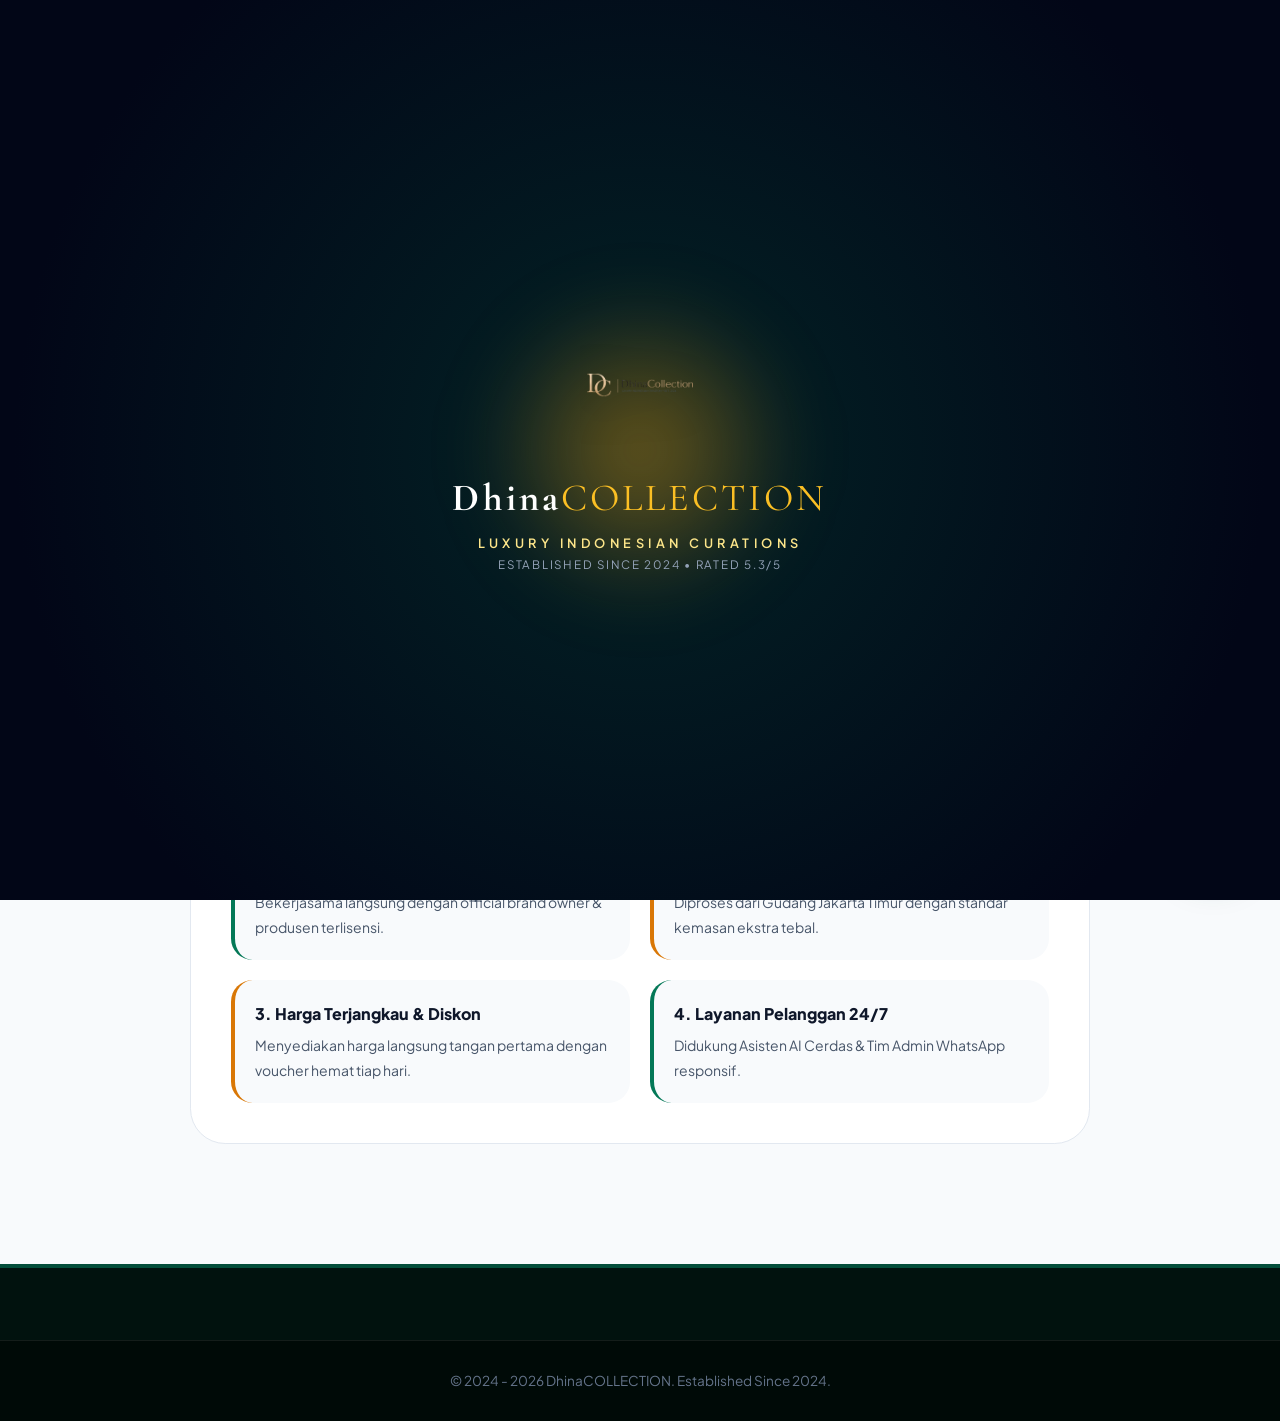
<file: about.html>
<!DOCTYPE html>
<html lang="id">
<head>
  <meta charset="UTF-8">
  <meta name="viewport" content="width=device-width, initial-scale=1.0">
  <title>Tentang Kami | DhinaCOLLECTION Official Store</title>
  <link rel="icon" type="image/svg+xml" href="favicon.svg">
  <link rel="stylesheet" href="assets/css/styles.css">
</head>
<body>

  <!-- Top Bar -->
  <div class="top-bar">
    <div class="top-bar-ticker">
      <span class="top-bar-badge">SINCE 2024</span>
      <span>⭐ Rated 5.3/5 Trusted Store • Jakarta Timur HQ</span>
    </div>
    <div class="top-bar-links">
      <a href="https://www.tiktok.com/@dnnisa6" target="_blank"><svg class="icon-svg" viewBox="0 0 24 24" fill="none" stroke="currentColor" stroke-width="1.8" stroke-linecap="round" stroke-linejoin="round"><path d="M9 12a4 4 0 1 0 4 4V4a5 5 0 0 0 5 5"></path></svg> <span>TikTok @dnnisa6</span></a>
    </div>
  </div>

  <!-- Header -->
  <header class="navbar-sticky">
    <div class="navbar-container">
      <a href="index.html" class="brand-logo">
        <img src="assets/logo/logo.svg" alt="DhinaCOLLECTION Logo">
      </a>
      <div class="nav-actions">
        <a href="wishlist.html" class="nav-icon-btn" title="Wishlist">♥ <span class="badge-count wishlist-badge-count">0</span></a>
        <a href="cart.html" class="nav-icon-btn" title="Keranjang"><svg class="icon-svg" viewBox="0 0 24 24" fill="none" stroke="currentColor" stroke-width="1.8" stroke-linecap="round" stroke-linejoin="round"><path d="M6 2L3 6v14a2 2 0 0 0 2 2h14a2 2 0 0 0 2-2V6l-3-4z"></path><line x1="3" y1="6" x2="21" y2="6"></line><path d="M16 10a4 4 0 0 1-8 0"></path></svg> <span class="badge-count cart-badge-count">0</span></a>
        <a href="login.html" class="user-account-link"><svg class="icon-svg" viewBox="0 0 24 24" fill="none" stroke="currentColor" stroke-width="1.8" stroke-linecap="round" stroke-linejoin="round"><path d="M20 21v-2a4 4 0 0 0-4-4H8a4 4 0 0 0-4 4v2"></path><circle cx="12" cy="7" r="4"></circle></svg> <span>Akun</span></a>
      </div>
    </div>
  </header>

  <div class="section-padding" style="background:var(--slate-50); min-height:85vh;">
    <div class="section-container" style="max-width:900px;">
      
      <div style="text-align:center; margin-bottom:3rem;">
        <span style="color:var(--emerald-700); font-weight:800; font-size:0.85rem; letter-spacing:2px; text-transform:uppercase;">COMPANY PROFILE</span>
        <h1 style="font-family:var(--font-serif); font-size:2.8rem; font-weight:800; color:var(--slate-900); margin-top:0.25rem;">
          Tentang DhinaCOLLECTION
        </h1>
        <p style="color:var(--slate-500); font-size:1.1rem; margin-top:0.5rem;">
          Didirikan sejak tahun 2024 di Jakarta Timur untuk menghadirkan produk-produk brand lokal Indonesia terbaik dengan standar kualitas kelas dunia.
        </p>
      </div>

      <!-- Main Story Block -->
      <div style="background:var(--white); border:1px solid var(--slate-200); border-radius:var(--radius-xl); padding:2.5rem; box-shadow:var(--shadow-md); margin-bottom:3rem; line-height:1.8; color:var(--slate-700);">
        <h2 style="font-family:var(--font-serif); font-size:1.8rem; color:var(--slate-900); margin-bottom:1rem;">
          Dedikasi Kami untuk Brand Lokal Indonesia
        </h2>
        <p style="margin-bottom:1.25rem;">
          <strong>DhinaCOLLECTION</strong> didirikan pada tahun <strong>2024</strong> berawal dari semangat untuk mengangkat potensi luar biasa dari kreator dan manufaktur produk lokal Indonesia. Berlokasi strategis di <strong>Jalan Taslim, Kelurahan Bidara Cina, Kecamatan Jatinegara, Jakarta Timur (Kode Pos 13330)</strong>, kami berkembang menjadi platform kurasi belanja online terpercaya dengan nilai kepercayaan konsumen mencapai <strong>Rating 5.3 / 5.0 Trusted Store</strong>.
        </p>

        <p style="margin-bottom:1.25rem;">
          Katalog kami mencakup lebih dari <strong>300+ jenis produk unggulan</strong> yang meliputi makanan beku (Frozen Food), busana muslim modern, hijab voal & silk, pakaian pria dan wanita, produk perawatan kulit (Skincare & Beauty) berizin BPOM, kebutuhan peralatan dapur, hingga aksesoris elektronik terkini.
        </p>

        <h3 style="font-family:var(--font-serif); font-size:1.4rem; color:var(--slate-900); margin:1.5rem 0 0.75rem;">
          4 Pilar Komitmen Utama
        </h3>

        <div style="display:grid; grid-template-columns:1fr 1fr; gap:1.25rem; margin-top:1rem;">
          <div style="background:var(--slate-50); padding:1.25rem; border-radius:var(--radius-lg); border-left:4px solid var(--emerald-700);">
            <div style="font-weight:800; color:var(--slate-900); font-size:1rem;">1. 100% Produk Original</div>
            <p style="font-size:0.875rem; color:var(--slate-600); margin-top:0.25rem;">Bekerjasama langsung dengan official brand owner & produsen terlisensi.</p>
          </div>

          <div style="background:var(--slate-50); padding:1.25rem; border-radius:var(--radius-lg); border-left:4px solid var(--gold-500);">
            <div style="font-weight:800; color:var(--slate-900); font-size:1rem;">2. Pengiriman Cepat & Safe</div>
            <p style="font-size:0.875rem; color:var(--slate-600); margin-top:0.25rem;">Diproses dari Gudang Jakarta Timur dengan standar kemasan ekstra tebal.</p>
          </div>

          <div style="background:var(--slate-50); padding:1.25rem; border-radius:var(--radius-lg); border-left:4px solid var(--gold-500);">
            <div style="font-weight:800; color:var(--slate-900); font-size:1rem;">3. Harga Terjangkau & Diskon</div>
            <p style="font-size:0.875rem; color:var(--slate-600); margin-top:0.25rem;">Menyediakan harga langsung tangan pertama dengan voucher hemat tiap hari.</p>
          </div>

          <div style="background:var(--slate-50); padding:1.25rem; border-radius:var(--radius-lg); border-left:4px solid var(--emerald-700);">
            <div style="font-weight:800; color:var(--slate-900); font-size:1rem;">4. Layanan Pelanggan 24/7</div>
            <p style="font-size:0.875rem; color:var(--slate-600); margin-top:0.25rem;">Didukung Asisten AI Cerdas & Tim Admin WhatsApp responsif.</p>
          </div>
        </div>
      </div>

    </div>
  </div>

  <footer class="site-footer">
    <div class="footer-bottom">
      &copy; 2024 - 2026 DhinaCOLLECTION. Established Since 2024.
    </div>
  </footer>

  <script src="assets/js/products-data.js"></script>
  <script src="assets/js/app.js"></script>
  <script src="assets/js/chatbot.js"></script>
  <script src="assets/js/animations.js"></script>
</body>
</html>
</file>
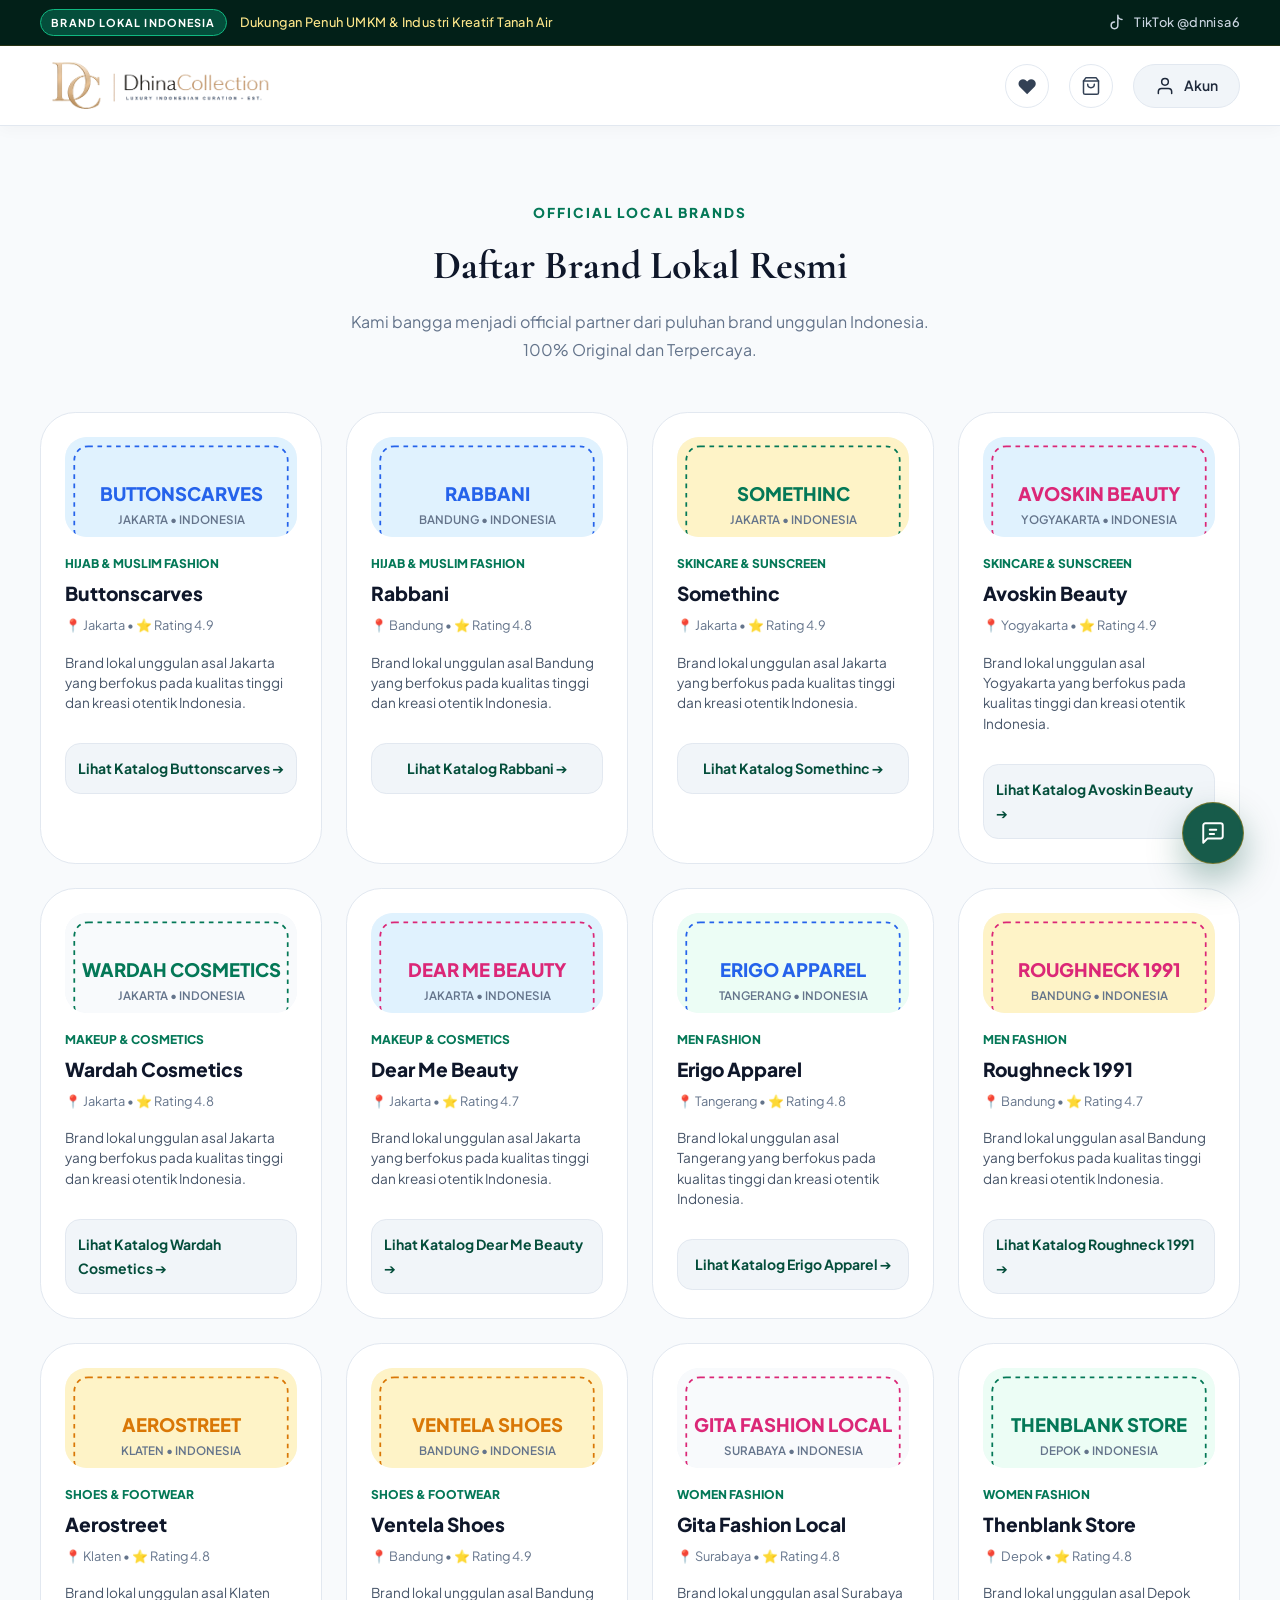
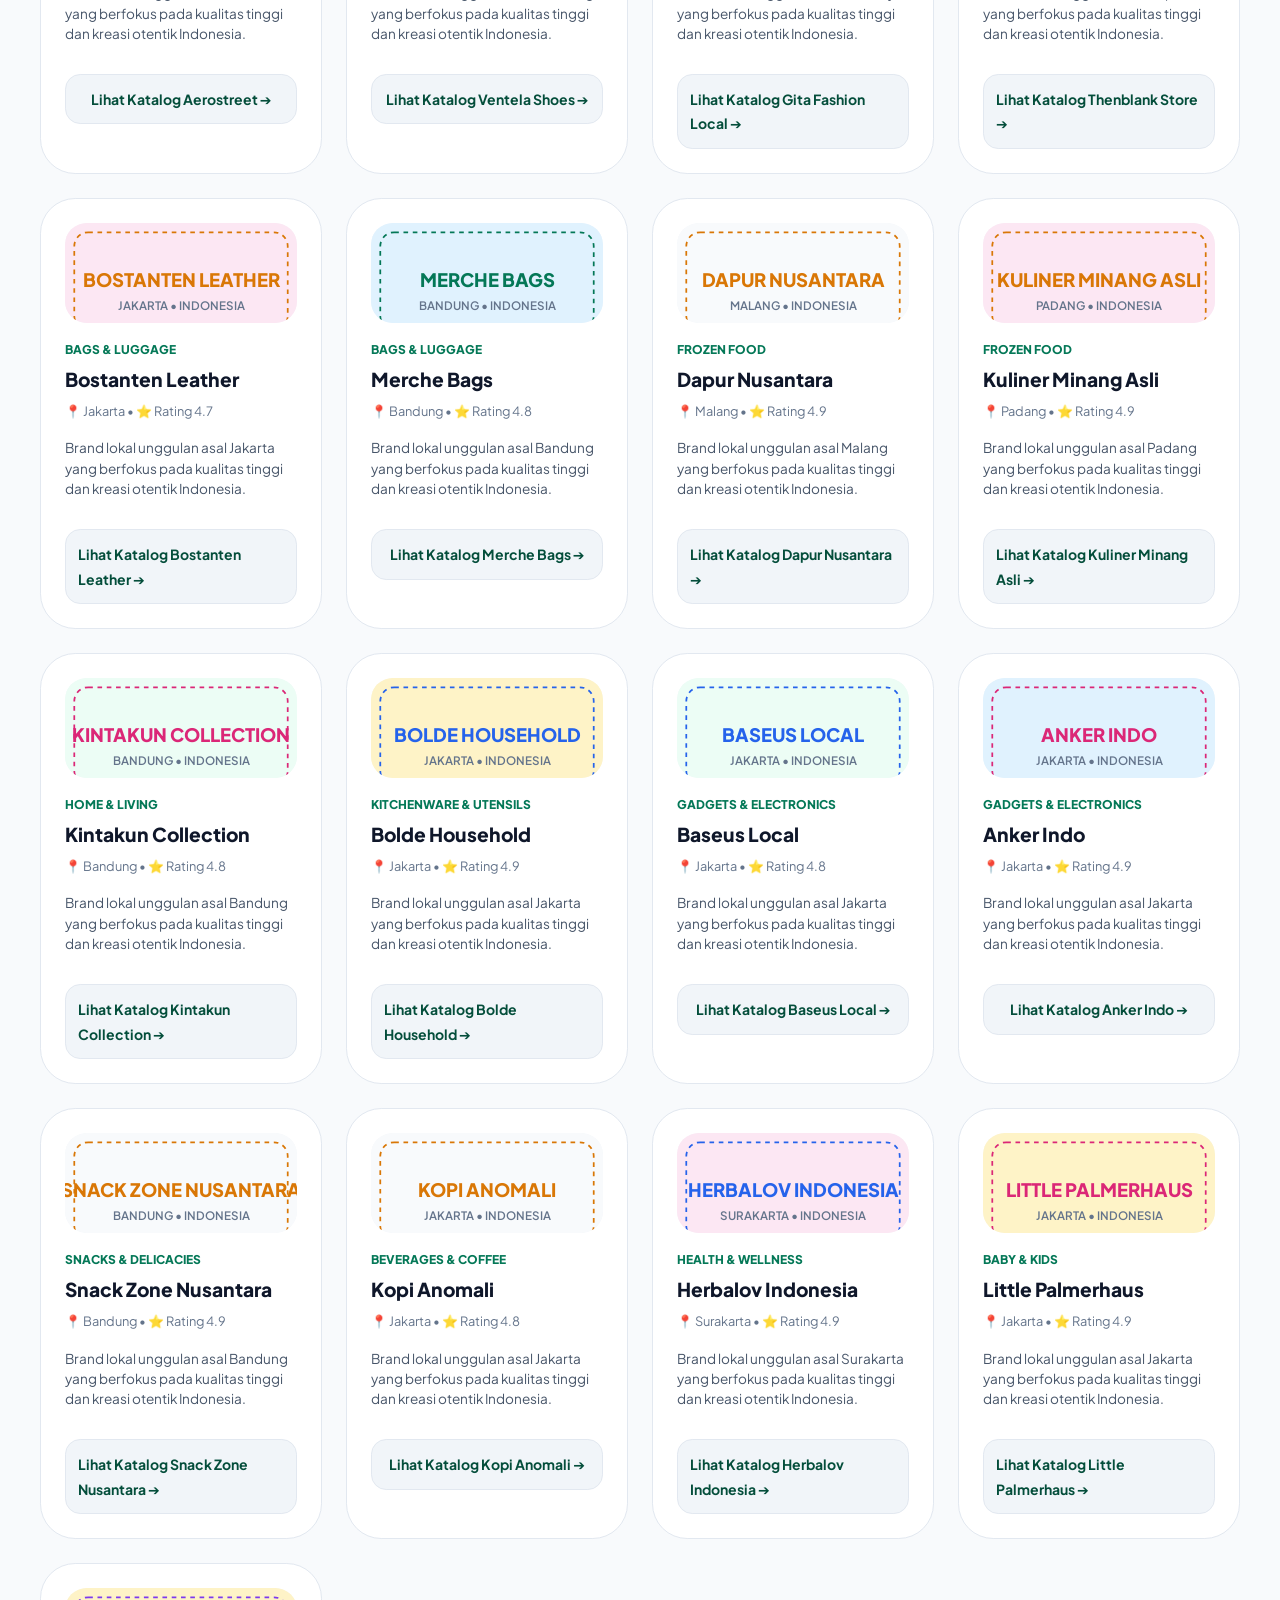
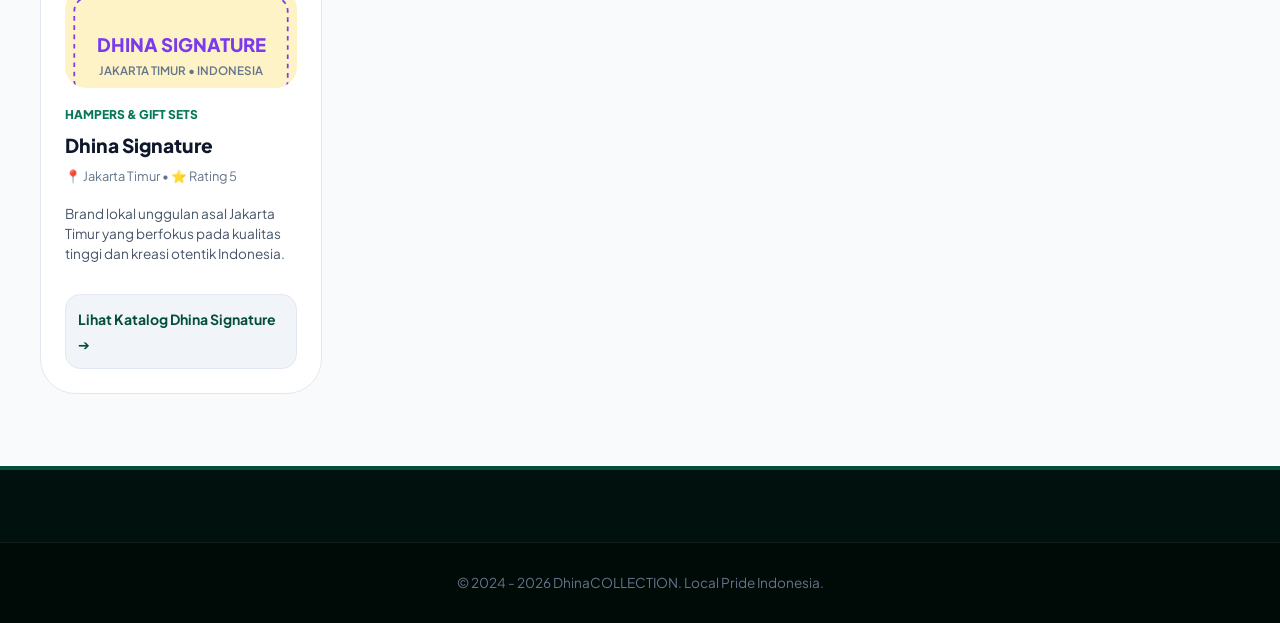
<file: brands.html>
<!DOCTYPE html>
<html lang="id">
<head>
  <meta charset="UTF-8">
  <meta name="viewport" content="width=device-width, initial-scale=1.0">
  <title>Brand Lokal Terkemuka | DhinaCOLLECTION</title>
  <link rel="icon" type="image/svg+xml" href="favicon.svg">
  <link rel="stylesheet" href="assets/css/styles.css">
</head>
<body>

  <!-- Top Bar -->
  <div class="top-bar">
    <div class="top-bar-ticker">
      <span class="top-bar-badge">BRAND LOKAL INDONESIA</span>
      <span>Dukungan Penuh UMKM & Industri Kreatif Tanah Air</span>
    </div>
    <div class="top-bar-links">
      <a href="https://www.tiktok.com/@dnnisa6" target="_blank"><svg class="icon-svg" viewBox="0 0 24 24" fill="none" stroke="currentColor" stroke-width="1.8" stroke-linecap="round" stroke-linejoin="round"><path d="M9 12a4 4 0 1 0 4 4V4a5 5 0 0 0 5 5"></path></svg> <span>TikTok @dnnisa6</span></a>
    </div>
  </div>

  <!-- Header -->
  <header class="navbar-sticky">
    <div class="navbar-container">
      <a href="index.html" class="brand-logo">
        <img src="assets/logo/logo.svg" alt="DhinaCOLLECTION Logo">
      </a>
      <div class="nav-actions">
        <a href="wishlist.html" class="nav-icon-btn" title="Wishlist">♥ <span class="badge-count wishlist-badge-count">0</span></a>
        <a href="cart.html" class="nav-icon-btn" title="Keranjang"><svg class="icon-svg" viewBox="0 0 24 24" fill="none" stroke="currentColor" stroke-width="1.8" stroke-linecap="round" stroke-linejoin="round"><path d="M6 2L3 6v14a2 2 0 0 0 2 2h14a2 2 0 0 0 2-2V6l-3-4z"></path><line x1="3" y1="6" x2="21" y2="6"></line><path d="M16 10a4 4 0 0 1-8 0"></path></svg> <span class="badge-count cart-badge-count">0</span></a>
        <a href="login.html" class="user-account-link"><svg class="icon-svg" viewBox="0 0 24 24" fill="none" stroke="currentColor" stroke-width="1.8" stroke-linecap="round" stroke-linejoin="round"><path d="M20 21v-2a4 4 0 0 0-4-4H8a4 4 0 0 0-4 4v2"></path><circle cx="12" cy="7" r="4"></circle></svg> <span>Akun</span></a>
      </div>
    </div>
  </header>

  <div class="section-padding" style="background:var(--slate-50); min-height:85vh;">
    <div class="section-container">
      
      <div style="text-align:center; margin-bottom:3rem;">
        <span style="color:var(--emerald-700); font-weight:800; font-size:0.85rem; letter-spacing:2px; text-transform:uppercase;">OFFICIAL LOCAL BRANDS</span>
        <h1 style="font-family:var(--font-serif); font-size:2.5rem; font-weight:800; color:var(--slate-900); margin-top:0.25rem;">
          Daftar Brand Lokal Resmi
        </h1>
        <p style="color:var(--slate-500); font-size:1rem; max-width:600px; margin:0.5rem auto 0;">
          Kami bangga menjadi official partner dari puluhan brand unggulan Indonesia. 100% Original dan Terpercaya.
        </p>
      </div>

      <div style="display:grid; grid-template-columns:repeat(auto-fill, minmax(280px, 1fr)); gap:1.5rem;" id="brands-grid">
        <!-- Rendered via JS -->
      </div>

    </div>
  </div>

  <footer class="site-footer">
    <div class="footer-bottom">
      &copy; 2024 - 2026 DhinaCOLLECTION. Local Pride Indonesia.
    </div>
  </footer>

  <script src="assets/js/products-data.js"></script>
  <script src="assets/js/app.js"></script>
  <script src="assets/js/chatbot.js"></script>

  <script>
    document.addEventListener('DOMContentLoaded', () => {
      fetch('assets/data/brands.json')
        .then(res => res.json())
        .then(data => {
          const grid = document.getElementById('brands-grid');
          if (grid) {
            grid.innerHTML = data.map(b => `
              <div style="background:var(--white); border:1px solid var(--slate-200); border-radius:var(--radius-xl); padding:1.5rem; display:flex; flex-direction:column; gap:1rem; transition:var(--transition-smooth);" onmouseover="this.style.transform='translateY(-5px)'; this.style.borderColor='var(--emerald-600)';" onmouseout="this.style.transform='none'; this.style.borderColor='var(--slate-200)';">
                <div style="height:100px; border-radius:var(--radius-lg); overflow:hidden; background:var(--slate-50);">
                  ${b.logoSvg}
                </div>
                <div>
                  <div style="font-size:0.75rem; font-weight:800; color:var(--emerald-700); text-transform:uppercase;">${b.category}</div>
                  <h3 style="font-size:1.2rem; font-weight:800; color:var(--slate-900); margin:0.2rem 0;">${b.name}</h3>
                  <div style="font-size:0.8rem; color:var(--slate-500);">📍 ${b.location} • ⭐ Rating ${b.rating}</div>
                </div>
                <p style="font-size:0.85rem; color:var(--slate-600); line-height:1.5;">${b.description}</p>
                <a href="shop.html?search=${encodeURIComponent(b.name)}" class="card-action-btn">Lihat Katalog ${b.name} ➔</a>
              </div>
            `).join('');
          }
        });
    });
  </script>
  <script src="assets/js/animations.js"></script>
</body>
</html>
</file>
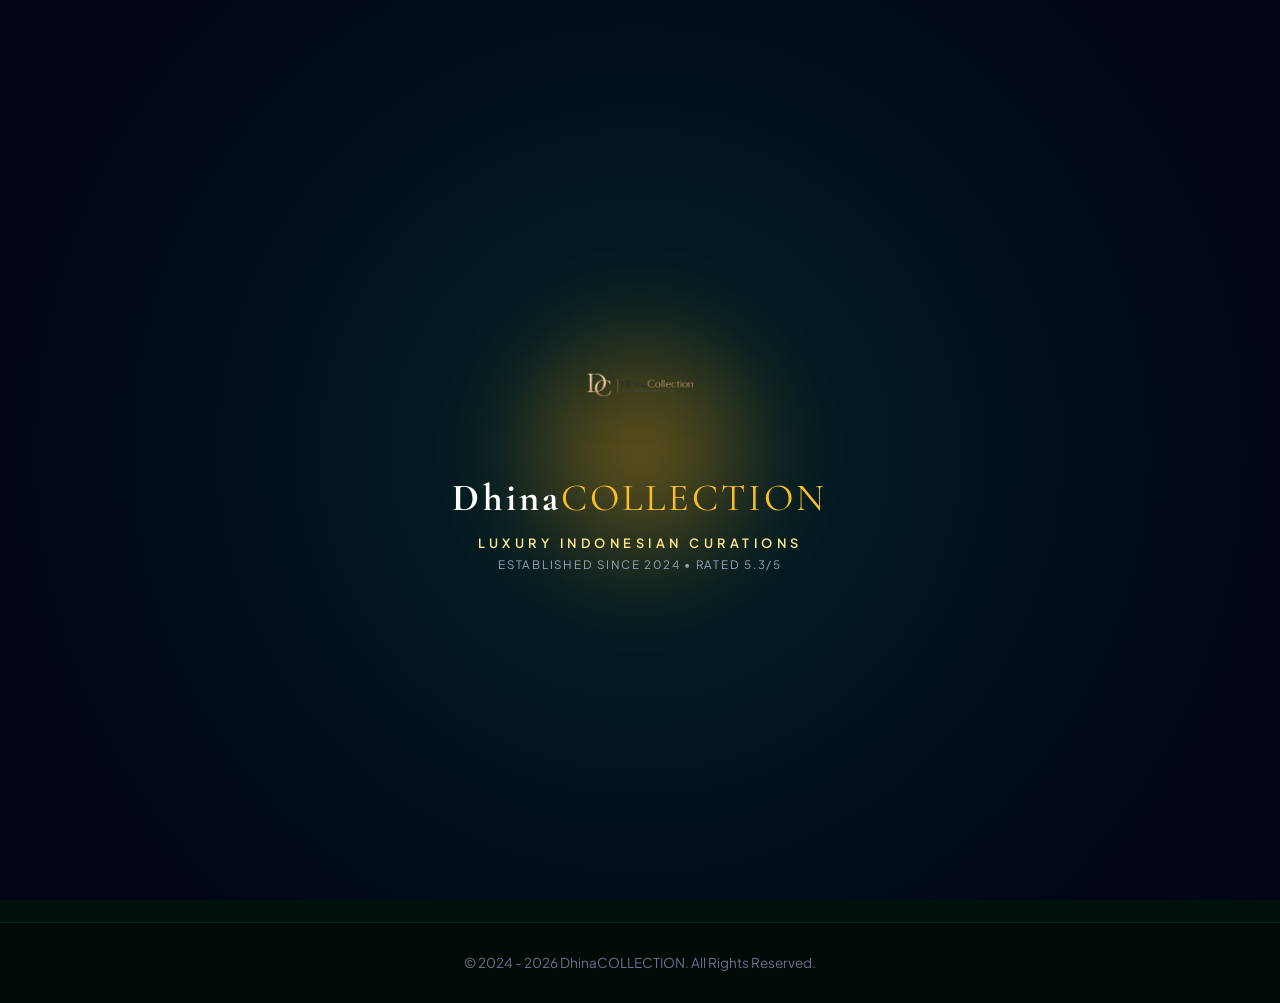
<file: cart.html>
<!DOCTYPE html>
<html lang="id">
<head>
  <meta charset="UTF-8">
  <meta name="viewport" content="width=device-width, initial-scale=1.0">
  <title>Keranjang Belanja | DhinaCOLLECTION</title>
  <link rel="icon" type="image/svg+xml" href="favicon.svg">
  <link rel="stylesheet" href="assets/css/styles.css">
</head>
<body>

  <!-- Top Announcement Bar -->
  <div class="top-bar">
    <div class="top-bar-ticker">
      <span class="top-bar-badge">TRANSAKSI AMAN</span>
      <span>⭐ Rated 5.3/5 Trusted Store • Bebas Ongkir Pakai Kode: <strong>ONGKIRFREE</strong></span>
    </div>
    <div class="top-bar-links">
      <a href="tracking.html"><svg class="icon-svg" viewBox="0 0 24 24" fill="none" stroke="currentColor" stroke-width="1.8" stroke-linecap="round" stroke-linejoin="round"><path d="M21 16V8a2 2 0 0 0-1-1.73l-7-4a2 2 0 0 0-2 0l-7 4A2 2 0 0 0 3 8v8a2 2 0 0 0 1 1.73l7 4a2 2 0 0 0 2 0l7-4A2 2 0 0 0 21 16z"></path><polyline points="3.27 6.96 12 12.01 20.73 6.96"></polyline><line x1="12" y1="22.08" x2="12" y2="12"></line></svg> <span>Lacak Pesanan</span></a>
      <a href="https://www.tiktok.com/@dnnisa6" target="_blank"><svg class="icon-svg" viewBox="0 0 24 24" fill="none" stroke="currentColor" stroke-width="1.8" stroke-linecap="round" stroke-linejoin="round"><path d="M9 12a4 4 0 1 0 4 4V4a5 5 0 0 0 5 5"></path></svg> <span>TikTok @dnnisa6</span></a>
    </div>
  </div>

  <!-- Header -->
  <header class="navbar-sticky">
    <div class="navbar-container">
      <a href="index.html" class="brand-logo">
        <img src="assets/logo/logo.svg" alt="DhinaCOLLECTION Logo">
      </a>

      <div class="nav-search-box">
        <div class="search-input-group">
          <input type="text" class="search-input" placeholder="Cari 300+ produk...">
          <button class="search-btn"><svg class="icon-svg" viewBox="0 0 24 24" fill="none" stroke="currentColor" stroke-width="1.8" stroke-linecap="round" stroke-linejoin="round"><circle cx="11" cy="11" r="8"></circle><line x1="21" y1="21" x2="16.65" y2="16.65"></line></svg></button>
        </div>
      </div>

      <div class="nav-actions">
        <a href="wishlist.html" class="nav-icon-btn" title="Wishlist">♥ <span class="badge-count wishlist-badge-count">0</span></a>
        <a href="cart.html" class="nav-icon-btn" title="Keranjang"><svg class="icon-svg" viewBox="0 0 24 24" fill="none" stroke="currentColor" stroke-width="1.8" stroke-linecap="round" stroke-linejoin="round"><path d="M6 2L3 6v14a2 2 0 0 0 2 2h14a2 2 0 0 0 2-2V6l-3-4z"></path><line x1="3" y1="6" x2="21" y2="6"></line><path d="M16 10a4 4 0 0 1-8 0"></path></svg> <span class="badge-count cart-badge-count">0</span></a>
        <a href="login.html" class="user-account-link"><svg class="icon-svg" viewBox="0 0 24 24" fill="none" stroke="currentColor" stroke-width="1.8" stroke-linecap="round" stroke-linejoin="round"><path d="M20 21v-2a4 4 0 0 0-4-4H8a4 4 0 0 0-4 4v2"></path><circle cx="12" cy="7" r="4"></circle></svg> <span>Akun</span></a>
      </div>
    </div>
  </header>

  <!-- Cart Page Container -->
  <div class="section-padding" style="background:var(--slate-50); min-height:80vh;">
    <div class="section-container">
      
      <!-- Breadcrumb -->
      <div style="margin-bottom:1.5rem; font-size:0.875rem; color:var(--slate-500);">
        <a href="index.html">Beranda</a> &gt; <span style="color:var(--emerald-800); font-weight:700;">Keranjang Belanja</span>
      </div>

      <h1 style="font-family:var(--font-serif); font-size:2rem; font-weight:800; color:var(--slate-900); margin-bottom:1.5rem;">
        Keranjang Belanja Anda
      </h1>

      <div style="display:grid; grid-template-columns: 1fr 380px; gap:2rem;">
        
        <!-- Left: Items List -->
        <div id="cart-items-container">
          <!-- JS Rendered Items -->
        </div>

        <!-- Right: Summary -->
        <div id="cart-summary-container">
          <!-- JS Rendered Summary -->
        </div>

      </div>

    </div>
  </div>

  <!-- Footer -->
  <footer class="site-footer">
    <div class="footer-bottom">
      &copy; 2024 - 2026 DhinaCOLLECTION. All Rights Reserved.
    </div>
  </footer>

  <script src="assets/js/products-data.js"></script>
  <script src="assets/js/app.js"></script>
  <script src="assets/js/cart.js"></script>
  <script src="assets/js/wishlist.js"></script>
  <script src="assets/js/chatbot.js"></script>
  <script src="assets/js/animations.js"></script>
</body>
</html>
</file>
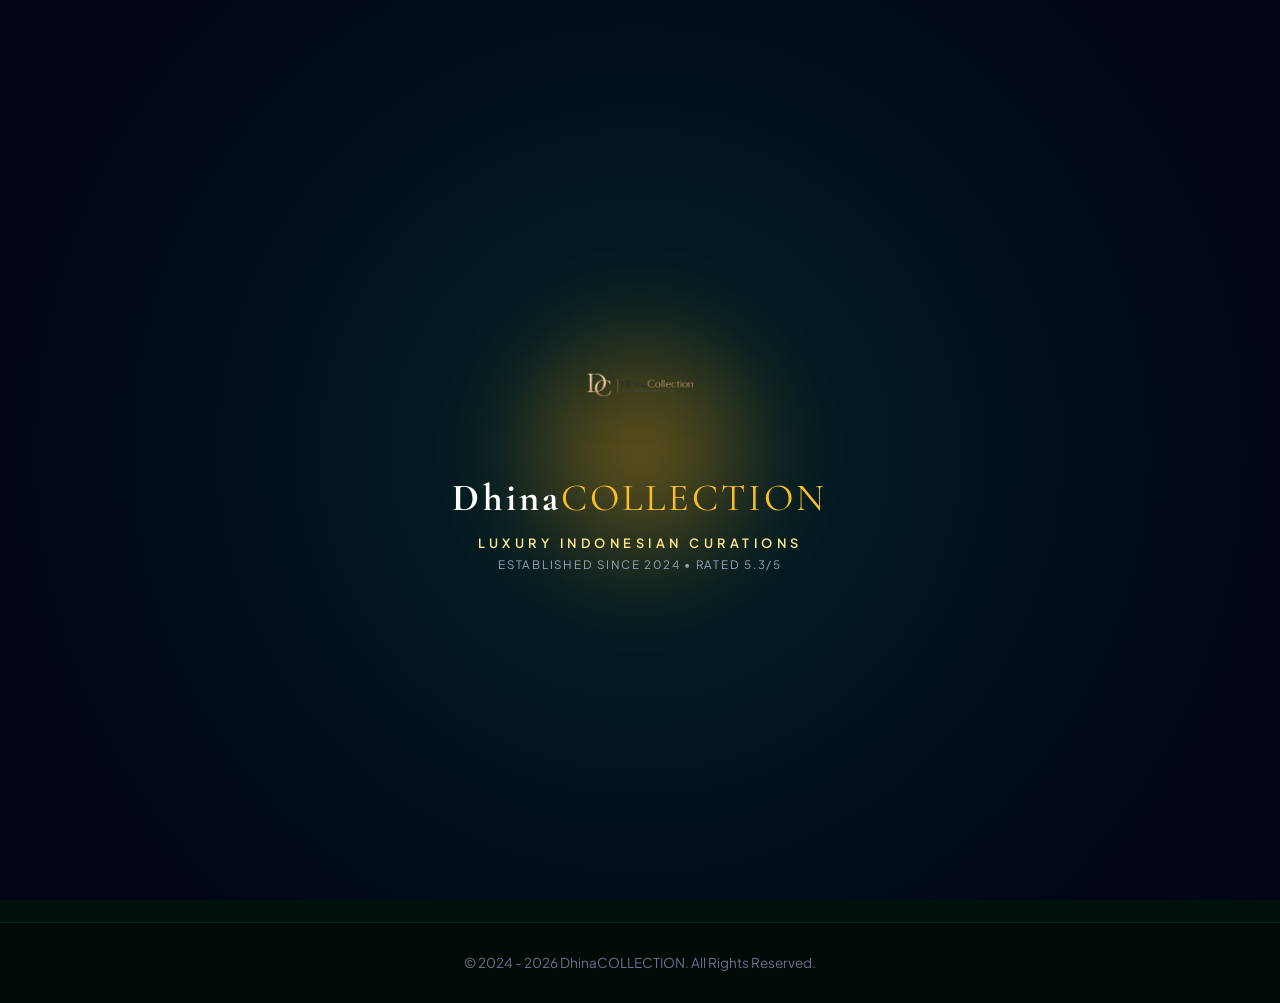
<file: checkout.html>
<!DOCTYPE html>
<html lang="id">
<head>
  <meta charset="UTF-8">
  <meta name="viewport" content="width=device-width, initial-scale=1.0">
  <title>Pembayaran Checkout | DhinaCOLLECTION</title>
  <link rel="icon" type="image/svg+xml" href="favicon.svg">
  <link rel="stylesheet" href="assets/css/styles.css">
</head>
<body>

  <!-- Top Announcement Bar -->
  <div class="top-bar">
    <div class="top-bar-ticker">
      <span class="top-bar-badge">CHECKOUT TERENKRIPSI 256-BIT</span>
      <span>⭐ Rated 5.3/5 Trusted Store • Gudang Utama Jatinegara Jakarta Timur</span>
    </div>
    <div class="top-bar-links">
      <a href="https://www.tiktok.com/@dnnisa6" target="_blank"><svg class="icon-svg" viewBox="0 0 24 24" fill="none" stroke="currentColor" stroke-width="1.8" stroke-linecap="round" stroke-linejoin="round"><path d="M9 12a4 4 0 1 0 4 4V4a5 5 0 0 0 5 5"></path></svg> <span>TikTok @dnnisa6</span></a>
    </div>
  </div>

  <!-- Header -->
  <header class="navbar-sticky">
    <div class="navbar-container">
      <a href="index.html" class="brand-logo">
        <img src="assets/logo/logo.svg" alt="DhinaCOLLECTION Logo">
      </a>
      <div style="font-weight:800; font-size:1.1rem; color:var(--emerald-800);">
        🔒 SECURE CHECKOUT
      </div>
    </div>
  </header>

  <div class="section-padding" style="background:var(--slate-50); min-height:85vh;">
    <div class="section-container">
      
      <h1 style="font-family:var(--font-serif); font-size:2rem; font-weight:800; color:var(--slate-900); margin-bottom:1.5rem;">
        Formulir Pengiriman & Pembayaran
      </h1>

      <div style="display:grid; grid-template-columns: 1fr 400px; gap:2rem;">
        
        <!-- Left: Address & Payment Forms -->
        <div style="display:flex; flex-direction:column; gap:1.5rem;">
          
          <!-- 1. Alamat Pengiriman -->
          <div style="background:var(--white); border:1px solid var(--slate-200); border-radius:var(--radius-xl); padding:1.75rem;">
            <h3 style="font-family:var(--font-serif); font-size:1.2rem; font-weight:800; color:var(--slate-900); margin-bottom:1rem; display:flex; align-items:center; gap:0.5rem;">
              📍 1. Alamat Lengkap Penerima
            </h3>

            <div style="display:grid; grid-template-columns:1fr 1fr; gap:1rem;">
              <div>
                <label style="font-size:0.85rem; font-weight:700; color:var(--slate-700);">Nama Penerima *</label>
                <input type="text" id="chk-name" placeholder="Nama Lengkap" value="Aulia Rahma" style="width:100%; padding:0.65rem 0.85rem; border:1px solid var(--slate-200); border-radius:var(--radius-md); font-size:0.85rem; margin-top:0.25rem;">
              </div>
              <div>
                <label style="font-size:0.85rem; font-weight:700; color:var(--slate-700);">No. HP WhatsApp *</label>
                <input type="tel" id="chk-phone" placeholder="08xxxxxxxxxx" value="081234567890" style="width:100%; padding:0.65rem 0.85rem; border:1px solid var(--slate-200); border-radius:var(--radius-md); font-size:0.85rem; margin-top:0.25rem;">
              </div>
              <div style="grid-column:1/-1;">
                <label style="font-size:0.85rem; font-weight:700; color:var(--slate-700);">Alamat Lengkap (Jalan, No Rumah, RT/RW) *</label>
                <textarea id="chk-address" rows="2" placeholder="Jl. Mawar No. 12 RT 03/RW 05" style="width:100%; padding:0.65rem 0.85rem; border:1px solid var(--slate-200); border-radius:var(--radius-md); font-size:0.85rem; margin-top:0.25rem;">Jl. Sunda Kelapa No. 42</textarea>
              </div>
              <div>
                <label style="font-size:0.85rem; font-weight:700; color:var(--slate-700);">Provinsi *</label>
                <input type="text" id="chk-province" value="DKI Jakarta" style="width:100%; padding:0.65rem 0.85rem; border:1px solid var(--slate-200); border-radius:var(--radius-md); font-size:0.85rem; margin-top:0.25rem;">
              </div>
              <div>
                <label style="font-size:0.85rem; font-weight:700; color:var(--slate-700);">Kota / Kabupaten *</label>
                <input type="text" id="chk-city" value="Jakarta Timur" style="width:100%; padding:0.65rem 0.85rem; border:1px solid var(--slate-200); border-radius:var(--radius-md); font-size:0.85rem; margin-top:0.25rem;">
              </div>
              <div>
                <label style="font-size:0.85rem; font-weight:700; color:var(--slate-700);">Kecamatan *</label>
                <input type="text" id="chk-subdistrict" value="Jatinegara" style="width:100%; padding:0.65rem 0.85rem; border:1px solid var(--slate-200); border-radius:var(--radius-md); font-size:0.85rem; margin-top:0.25rem;">
              </div>
              <div>
                <label style="font-size:0.85rem; font-weight:700; color:var(--slate-700);">Kode Pos *</label>
                <input type="text" id="chk-postal" value="13330" style="width:100%; padding:0.65rem 0.85rem; border:1px solid var(--slate-200); border-radius:var(--radius-md); font-size:0.85rem; margin-top:0.25rem;">
              </div>
            </div>
          </div>

          <!-- 2. Kurir Ekspedisi -->
          <div style="background:var(--white); border:1px solid var(--slate-200); border-radius:var(--radius-xl); padding:1.75rem;">
            <h3 style="font-family:var(--font-serif); font-size:1.2rem; font-weight:800; color:var(--slate-900); margin-bottom:1rem; display:flex; align-items:center; gap:0.5rem;">
              🚚 2. Pilih Kurir Pengiriman
            </h3>

            <div style="display:flex; flex-direction:column; gap:0.75rem;">
              <label style="display:flex; align-items:center; justify-content:space-between; padding:0.85rem 1rem; border:1px solid var(--emerald-600); background:var(--emerald-50); border-radius:var(--radius-md); cursor:pointer;">
                <div style="display:flex; align-items:center; gap:0.75rem;">
                  <input type="radio" name="courier" value="JNE" checked>
                  <div>
                    <div style="font-weight:800; font-size:0.9rem; color:var(--slate-900);">JNE Reguler Express (1-2 Hari)</div>
                    <div style="font-size:0.75rem; color:var(--slate-500);">Pengiriman Kilat dari Gudang Jakarta Timur</div>
                  </div>
                </div>
                <span style="font-weight:800; color:var(--emerald-800);">Rp 20.000</span>
              </label>

              <label style="display:flex; align-items:center; justify-content:space-between; padding:0.85rem 1rem; border:1px solid var(--slate-200); border-radius:var(--radius-md); cursor:pointer;">
                <div style="display:flex; align-items:center; gap:0.75rem;">
                  <input type="radio" name="courier" value="JNT">
                  <div>
                    <div style="font-weight:800; font-size:0.9rem; color:var(--slate-900);">J&T Express Fast</div>
                    <div style="font-size:0.75rem; color:var(--slate-500);">Layanan Antar Sampai Rumah</div>
                  </div>
                </div>
                <span style="font-weight:800; color:var(--emerald-800);">Rp 22.000</span>
              </label>

              <label style="display:flex; align-items:center; justify-content:space-between; padding:0.85rem 1rem; border:1px solid var(--slate-200); border-radius:var(--radius-md); cursor:pointer;">
                <div style="display:flex; align-items:center; gap:0.75rem;">
                  <input type="radio" name="courier" value="GOSEND">
                  <div>
                    <div style="font-weight:800; font-size:0.9rem; color:var(--slate-900);">GoSend Instant (Area Jabodetabek)</div>
                    <div style="font-size:0.75rem; color:var(--slate-500);">Tiba dalam 3-5 jam setelah pesanan diproses</div>
                  </div>
                </div>
                <span style="font-weight:800; color:var(--emerald-800);">Rp 35.000</span>
              </label>
            </div>
          </div>

          <!-- 3. Metode Pembayaran -->
          <div style="background:var(--white); border:1px solid var(--slate-200); border-radius:var(--radius-xl); padding:1.75rem;">
            <h3 style="font-family:var(--font-serif); font-size:1.2rem; font-weight:800; color:var(--slate-900); margin-bottom:1rem; display:flex; align-items:center; gap:0.5rem;">
              💳 3. Metode Pembayaran
            </h3>

            <div style="display:grid; grid-template-columns:1fr 1fr; gap:0.85rem;">
              <label style="display:flex; align-items:center; gap:0.75rem; padding:0.85rem 1rem; border:2px solid var(--emerald-600); background:var(--emerald-50); border-radius:var(--radius-md); cursor:pointer;">
                <input type="radio" name="payment" value="QRIS" checked>
                <div>
                  <div style="font-weight:800; font-size:0.85rem; color:var(--slate-900);">QRIS Instant Scan</div>
                  <div style="font-size:0.7rem; color:var(--slate-500);">BCA, Mandiri, GoPay, OVO</div>
                </div>
              </label>

              <label style="display:flex; align-items:center; gap:0.75rem; padding:0.85rem 1rem; border:1px solid var(--slate-200); border-radius:var(--radius-md); cursor:pointer;">
                <input type="radio" name="payment" value="BCA">
                <div>
                  <div style="font-weight:800; font-size:0.85rem; color:var(--slate-900);">BCA Virtual Account</div>
                  <div style="font-size:0.7rem; color:var(--slate-500);">Konfirmasi Otomatis</div>
                </div>
              </label>

              <label style="display:flex; align-items:center; gap:0.75rem; padding:0.85rem 1rem; border:1px solid var(--slate-200); border-radius:var(--radius-md); cursor:pointer;">
                <input type="radio" name="payment" value="MANDIRI">
                <div>
                  <div style="font-weight:800; font-size:0.85rem; color:var(--slate-900);">Mandiri Livin' VA</div>
                  <div style="font-size:0.7rem; color:var(--slate-500);">Konfirmasi Otomatis</div>
                </div>
              </label>

              <label style="display:flex; align-items:center; gap:0.75rem; padding:0.85rem 1rem; border:1px solid var(--slate-200); border-radius:var(--radius-md); cursor:pointer;">
                <input type="radio" name="payment" value="COD">
                <div>
                  <div style="font-weight:800; font-size:0.85rem; color:var(--slate-900);">COD Bayar di Tempat</div>
                  <div style="font-size:0.7rem; color:var(--slate-500);">Bayar Tunai ke Kurir</div>
                </div>
              </label>
            </div>
          </div>

        </div>

        <!-- Right: Order Items Summary & Submit -->
        <div>
          <div style="background:var(--white); border:1px solid var(--slate-200); border-radius:var(--radius-xl); padding:1.75rem; position:sticky; top:100px;">
            <h3 style="font-family:var(--font-serif); font-size:1.25rem; font-weight:800; color:var(--slate-900); margin-bottom:1rem;">
              Rincian Barang (${DhinaState.cart.length} Item)
            </h3>

            <div style="display:flex; flex-direction:column; gap:0.75rem; max-height:280px; overflow-y:auto; margin-bottom:1.25rem; padding-right:0.5rem;" id="chk-items-list">
              <!-- Rendered Cart Items -->
            </div>

            <div style="border-top:1px solid var(--slate-200); padding-top:1rem; margin-bottom:1.5rem; display:flex; flex-direction:column; gap:0.5rem; font-size:0.9rem;">
              <div style="display:flex; justify-content:space-between;">
                <span>Subtotal Barang:</span>
                <span style="font-weight:700;" id="chk-subtotal">Rp 0</span>
              </div>
              <div style="display:flex; justify-content:space-between;">
                <span>Ongkos Kirim:</span>
                <span style="font-weight:700;" id="chk-shipping">Rp 20.000</span>
              </div>
              <div style="display:flex; justify-content:space-between; color:var(--emerald-700);" id="chk-discount-row">
                <span>Diskon Voucher:</span>
                <span style="font-weight:700;" id="chk-discount">-Rp 0</span>
              </div>
              <div style="display:flex; justify-content:space-between; font-size:1.2rem; font-weight:800; color:var(--emerald-900); border-top:1px solid var(--slate-200); padding-top:0.75rem; margin-top:0.5rem;">
                <span>Total Bayar:</span>
                <span id="chk-total">Rp 0</span>
              </div>
            </div>

            <button onclick="processOrderCheckout()" class="btn-primary-gold" style="width:100%; text-align:center; justify-content:center; padding:1rem; font-size:1.05rem;">
              Buat Pesanan Sekarang ➔
            </button>
          </div>
        </div>

      </div>

    </div>
  </div>

  <!-- Order Receipt Success Modal -->
  <div id="receipt-modal" style="position:fixed; inset:0; background:rgba(0,0,0,0.7); backdrop-filter:blur(8px); z-index:100000; display:none; align-items:center; justify-content:center; padding:1.5rem;">
    <div style="background:var(--white); border-radius:var(--radius-xl); padding:2.5rem; width:100%; max-width:580px; box-shadow:var(--shadow-lg); text-align:center;">
      <div style="font-size:3.5rem; margin-bottom:0.5rem;">🎉</div>
      <h2 style="font-family:var(--font-serif); font-size:1.8rem; font-weight:800; color:var(--slate-900);">Pesanan Berhasil Dibuat!</h2>
      <p style="color:var(--slate-500); font-size:0.9rem; margin-bottom:1.5rem;">
        Terima kasih telah berbelanja di DhinaCOLLECTION. Struk bukti transaksi Anda telah terbit:
      </p>

      <div style="background:var(--slate-50); border:1px solid var(--slate-200); border-radius:var(--radius-lg); padding:1.25rem; text-align:left; font-size:0.875rem; line-height:1.7; margin-bottom:1.5rem;">
        <div><strong>Nomor Resi / ID Pesanan:</strong> <span style="color:var(--emerald-800); font-weight:800;" id="rcp-id">DC-20260721-998</span></div>
        <div><strong>Penerima:</strong> <span id="rcp-name">Aulia Rahma</span> (<span id="rcp-phone">081234567890</span>)</div>
        <div><strong>Alamat Tujuan:</strong> <span id="rcp-addr">Jl. Sunda Kelapa No. 42, Jatinegara, Jakarta Timur</span></div>
        <div><strong>Status Pembayaran:</strong> <span style="color:#059669; font-weight:800;">LUNAS / MENUNGGU KONFIRMASI KURIR</span></div>
        <div style="border-top:1px solid var(--slate-200); margin-top:0.5rem; padding-top:0.5rem; display:flex; justify-content:space-between; font-weight:800; font-size:1.05rem; color:var(--emerald-900);">
          <span>Total Pembayaran:</span>
          <span id="rcp-total">Rp 0</span>
        </div>
      </div>

      <div style="display:flex; gap:0.75rem;">
        <a href="tracking.html" style="flex:1; background:var(--emerald-700); color:var(--white); font-weight:800; padding:0.85rem; border-radius:var(--radius-full); text-align:center;">
          <svg class="icon-svg" viewBox="0 0 24 24" fill="none" stroke="currentColor" stroke-width="1.8" stroke-linecap="round" stroke-linejoin="round"><path d="M21 16V8a2 2 0 0 0-1-1.73l-7-4a2 2 0 0 0-2 0l-7 4A2 2 0 0 0 3 8v8a2 2 0 0 0 1 1.73l7 4a2 2 0 0 0 2 0l7-4A2 2 0 0 0 21 16z"></path><polyline points="3.27 6.96 12 12.01 20.73 6.96"></polyline><line x1="12" y1="22.08" x2="12" y2="12"></line></svg> <span>Lacak Pesanan</span>
        </a>
        <a href="https://wa.me/6289530524377" target="_blank" style="flex:1; background:#25D366; color:var(--white); font-weight:800; padding:0.85rem; border-radius:var(--radius-full); text-align:center;">
          💬 WA Admin Toko
        </a>
      </div>
    </div>
  </div>

  <script src="assets/js/products-data.js"></script>
  <script src="assets/js/app.js"></script>
  <script src="assets/js/cart.js"></script>

  <script>
    document.addEventListener('DOMContentLoaded', () => {
      renderCheckoutSummary();
    });

    function renderCheckoutSummary() {
      const list = document.getElementById('chk-items-list');
      const cart = DhinaState.cart;

      if (!list) return;

      if (cart.length === 0) {
        window.location.href = 'cart.html';
        return;
      }

      list.innerHTML = cart.map(i => `
        <div style="display:flex; justify-content:space-between; font-size:0.85rem;">
          <div>
            <div style="font-weight:700; color:var(--slate-900);">${i.name}</div>
            <div style="color:var(--slate-500);">${i.quantity} x ${formatRupiah(i.price)}</div>
          </div>
          <div style="font-weight:800; color:var(--emerald-800);">${formatRupiah(i.price * i.quantity)}</div>
        </div>
      `).join('');

      const totals = CartManager.calculateTotals();
      document.getElementById('chk-subtotal').textContent = formatRupiah(totals.subtotal);
      document.getElementById('chk-shipping').textContent = totals.shipping === 0 ? 'GRATIS' : formatRupiah(totals.shipping);
      document.getElementById('chk-discount').textContent = `-${formatRupiah(totals.discount)}`;
      document.getElementById('chk-total').textContent = formatRupiah(totals.total);
    }

    function processOrderCheckout() {
      const name = document.getElementById('chk-name').value.trim();
      const phone = document.getElementById('chk-phone').value.trim();
      const address = document.getElementById('chk-address').value.trim();

      if (!name || !phone || !address) {
        showToast("Mohon lengkapi seluruh formulir penerima.", "error");
        return;
      }

      const totals = CartManager.calculateTotals();
      const randomId = 'DC-' + new Date().toISOString().slice(0,10).replace(/-/g,'') + '-' + Math.floor(1000 + Math.random() * 9000);

      document.getElementById('rcp-id').textContent = randomId;
      document.getElementById('rcp-name').textContent = name;
      document.getElementById('rcp-phone').textContent = phone;
      document.getElementById('rcp-addr').textContent = `${address}, ${document.getElementById('chk-city').value}`;
      document.getElementById('rcp-total').textContent = formatRupiah(totals.total);

      // Clear Cart
      CartManager.clearCart();

      // Show Modal
      document.getElementById('receipt-modal').style.display = 'flex';
    }
  </script>
  <script src="assets/js/animations.js"></script>
</body>
</html>
</file>
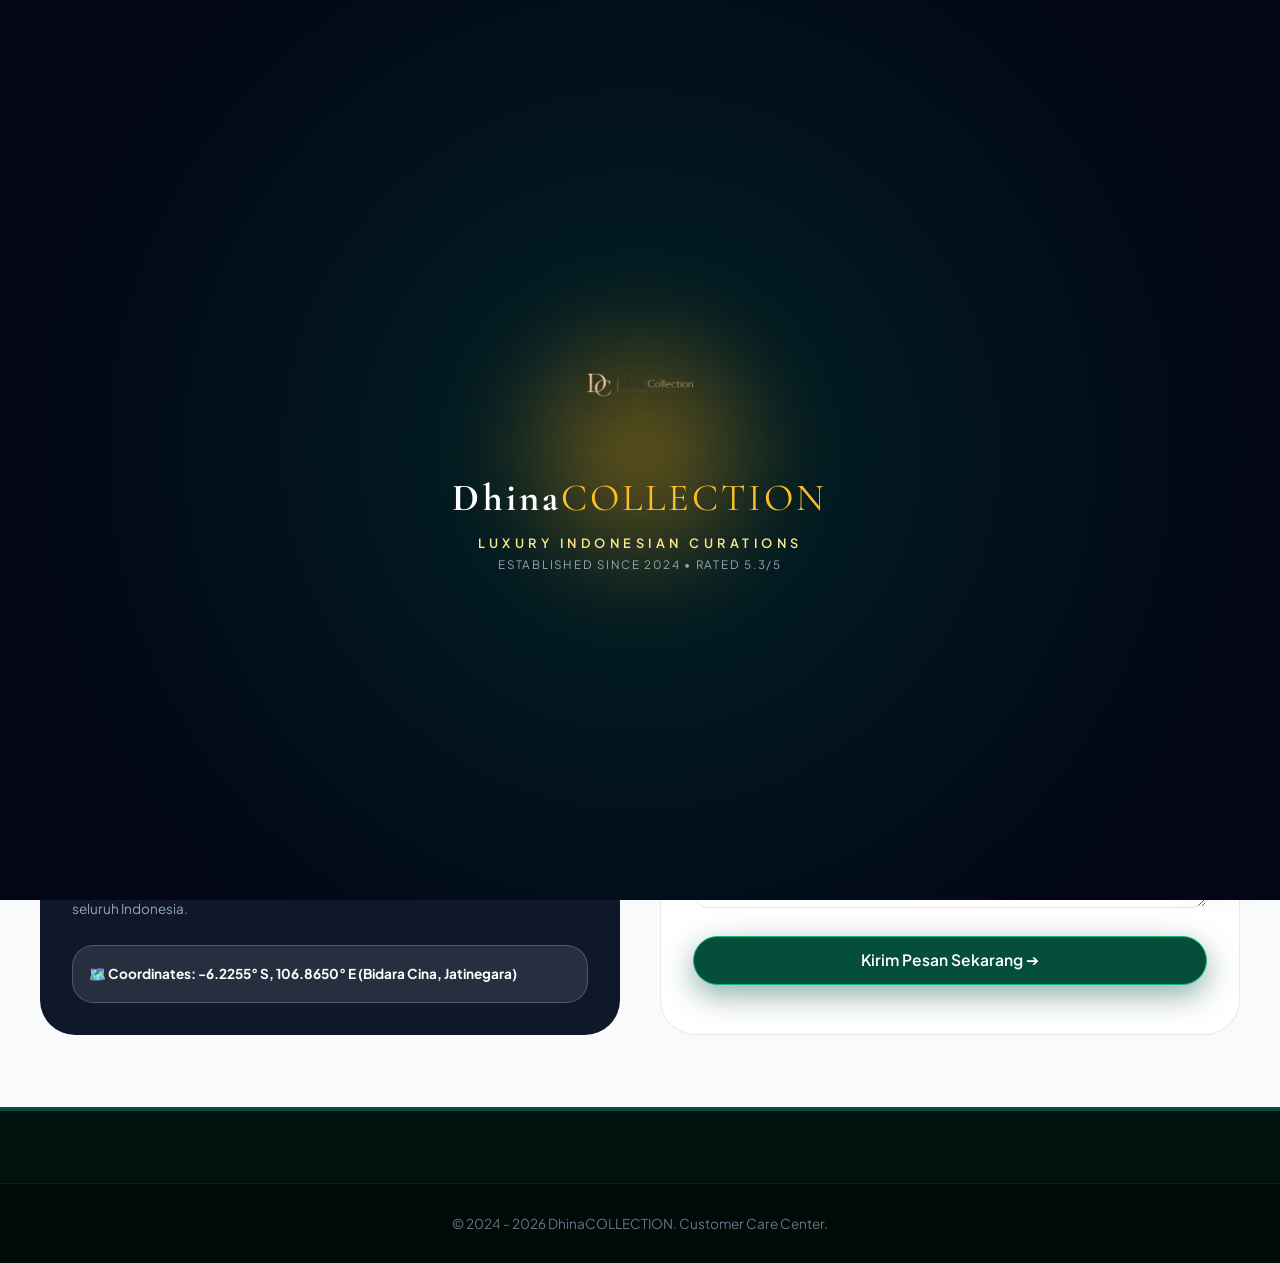
<file: contact.html>
<!DOCTYPE html>
<html lang="id">
<head>
  <meta charset="UTF-8">
  <meta name="viewport" content="width=device-width, initial-scale=1.0">
  <title>Hubungi Kami | DhinaCOLLECTION</title>
  <link rel="icon" type="image/svg+xml" href="favicon.svg">
  <link rel="stylesheet" href="assets/css/styles.css">
</head>
<body>

  <!-- Top Bar -->
  <div class="top-bar">
    <div class="top-bar-ticker">
      <span class="top-bar-badge">LAYANAN ADMN WA</span>
      <span>089530524377 • Responsif & Siap Membantu 24 Jam</span>
    </div>
    <div class="top-bar-links">
      <a href="https://www.tiktok.com/@dnnisa6" target="_blank"><svg class="icon-svg" viewBox="0 0 24 24" fill="none" stroke="currentColor" stroke-width="1.8" stroke-linecap="round" stroke-linejoin="round"><path d="M9 12a4 4 0 1 0 4 4V4a5 5 0 0 0 5 5"></path></svg> <span>TikTok @dnnisa6</span></a>
    </div>
  </div>

  <!-- Header -->
  <header class="navbar-sticky">
    <div class="navbar-container">
      <a href="index.html" class="brand-logo">
        <img src="assets/logo/logo.svg" alt="DhinaCOLLECTION Logo">
      </a>
      <div class="nav-actions">
        <a href="wishlist.html" class="nav-icon-btn" title="Wishlist">♥ <span class="badge-count wishlist-badge-count">0</span></a>
        <a href="cart.html" class="nav-icon-btn" title="Keranjang"><svg class="icon-svg" viewBox="0 0 24 24" fill="none" stroke="currentColor" stroke-width="1.8" stroke-linecap="round" stroke-linejoin="round"><path d="M6 2L3 6v14a2 2 0 0 0 2 2h14a2 2 0 0 0 2-2V6l-3-4z"></path><line x1="3" y1="6" x2="21" y2="6"></line><path d="M16 10a4 4 0 0 1-8 0"></path></svg> <span class="badge-count cart-badge-count">0</span></a>
        <a href="login.html" class="user-account-link"><svg class="icon-svg" viewBox="0 0 24 24" fill="none" stroke="currentColor" stroke-width="1.8" stroke-linecap="round" stroke-linejoin="round"><path d="M20 21v-2a4 4 0 0 0-4-4H8a4 4 0 0 0-4 4v2"></path><circle cx="12" cy="7" r="4"></circle></svg> <span>Akun</span></a>
      </div>
    </div>
  </header>

  <div class="section-padding" style="background:var(--slate-50); min-height:85vh;">
    <div class="section-container">
      
      <div style="text-align:center; margin-bottom:3rem;">
        <span style="color:var(--emerald-700); font-weight:800; font-size:0.85rem; letter-spacing:2px; text-transform:uppercase;">CONTACT & LOCATION</span>
        <h1 style="font-family:var(--font-serif); font-size:2.5rem; font-weight:800; color:var(--slate-900); margin-top:0.25rem;">
          Hubungi DhinaCOLLECTION
        </h1>
        <p style="color:var(--slate-500); font-size:1rem; max-width:600px; margin:0.5rem auto 0;">
          Tim Admin dan Layanan Pelanggan kami siap membantu setiap pertanyaan dan kendala belanja Anda.
        </p>
      </div>

      <div style="display:grid; grid-template-columns: 1fr 1fr; gap:2.5rem;">
        
        <!-- Left: Address & Direct Contact CTAs -->
        <div style="display:flex; flex-direction:column; gap:1.5rem;">
          
          <div style="background:var(--white); border:1px solid var(--slate-200); border-radius:var(--radius-xl); padding:2rem; box-shadow:var(--shadow-sm);">
            <h3 style="font-family:var(--font-serif); font-size:1.3rem; font-weight:800; color:var(--slate-900); margin-bottom:1.25rem;">
              📍 Lokasi Toko & Gudang Utama
            </h3>

            <div style="font-size:0.95rem; color:var(--slate-700); line-height:1.7; display:flex; flex-direction:column; gap:0.5rem;">
              <div><strong>Provinsi / Kota:</strong> Indonesia, DKI Jakarta, Jakarta Timur</div>
              <div><strong>Alamat:</strong> Jalan Taslim, Kelurahan Bidara Cina</div>
              <div><strong>Kecamatan:</strong> Jatinegara</div>
              <div><strong>Kode Pos:</strong> 13330</div>
            </div>

            <div style="margin-top:1.5rem; display:flex; gap:1rem; flex-wrap:wrap;">
              <a href="https://wa.me/6289530524377" target="_blank" style="background:#25D366; color:#fff; font-weight:800; padding:0.75rem 1.5rem; border-radius:var(--radius-full); display:inline-flex; align-items:center; gap:0.5rem;">
                💬 WhatsApp: 089530524377
              </a>
              <a href="https://www.tiktok.com/@dnnisa6" target="_blank" style="background:#000; color:#fff; font-weight:800; padding:0.75rem 1.5rem; border-radius:var(--radius-full); display:inline-flex; align-items:center; gap:0.5rem;">
                <svg class="icon-svg" viewBox="0 0 24 24" fill="none" stroke="currentColor" stroke-width="1.8" stroke-linecap="round" stroke-linejoin="round"><path d="M9 12a4 4 0 1 0 4 4V4a5 5 0 0 0 5 5"></path></svg> <span>TikTok @dnnisa6</span>
              </a>
            </div>
          </div>

          <!-- Embedded Map Simulator Card -->
          <div style="background:var(--slate-900); border-radius:var(--radius-xl); padding:2rem; color:#fff; display:flex; flex-direction:column; justify-content:space-between; position:relative; overflow:hidden;">
            <div>
              <span style="color:var(--gold-400); font-weight:800; font-size:0.8rem; letter-spacing:2px;">MAP LOCATION HUB</span>
              <h4 style="font-family:var(--font-serif); font-size:1.4rem; font-weight:800; margin-top:0.25rem;">Gudang Jakarta Timur</h4>
              <p style="color:var(--slate-400); font-size:0.85rem; margin-top:0.5rem;">
                Akses strategis di kawasan Jatinegara, memudahkan distribusi ekspedisi kilat ke seluruh Indonesia.
              </p>
            </div>
            <div style="margin-top:1.5rem; background:rgba(255,255,255,0.1); border:1px solid rgba(255,255,255,0.2); padding:1rem; border-radius:var(--radius-lg); font-size:0.85rem; font-weight:700;">
              🗺️ Coordinates: -6.2255° S, 106.8650° E (Bidara Cina, Jatinegara)
            </div>
          </div>

        </div>

        <!-- Right: Message Form -->
        <div style="background:var(--white); border:1px solid var(--slate-200); border-radius:var(--radius-xl); padding:2rem; box-shadow:var(--shadow-sm);">
          <h3 style="font-family:var(--font-serif); font-size:1.3rem; font-weight:800; color:var(--slate-900); margin-bottom:1.25rem;">
            ✉️ Kirim Pesan & Pertanyaan
          </h3>

          <div style="display:flex; flex-direction:column; gap:1.25rem;">
            <div>
              <label style="font-size:0.85rem; font-weight:700; color:var(--slate-700);">Nama Anda *</label>
              <input type="text" id="cnt-name" placeholder="Nama Lengkap" style="width:100%; padding:0.75rem 1rem; border:1px solid var(--slate-200); border-radius:var(--radius-md); font-size:0.9rem; margin-top:0.25rem; outline:none;">
            </div>

            <div>
              <label style="font-size:0.85rem; font-weight:700; color:var(--slate-700);">Nomor WhatsApp / Email *</label>
              <input type="text" id="cnt-contact" placeholder="08xxxxxxxxxx / email@domain.com" style="width:100%; padding:0.75rem 1rem; border:1px solid var(--slate-200); border-radius:var(--radius-md); font-size:0.9rem; margin-top:0.25rem; outline:none;">
            </div>

            <div>
              <label style="font-size:0.85rem; font-weight:700; color:var(--slate-700);">Topik Pertanyaan</label>
              <select id="cnt-topic" style="width:100%; padding:0.75rem 1rem; border:1px solid var(--slate-200); border-radius:var(--radius-md); font-size:0.9rem; margin-top:0.25rem; outline:none;">
                <option value="ORDER">Pertanyaan Pesanan / Resi</option>
                <option value="PARTNERSHIP">Kemitraan Brand / Reseller</option>
                <option value="GENERAL">Pertanyaan Umum</option>
              </select>
            </div>

            <div>
              <label style="font-size:0.85rem; font-weight:700; color:var(--slate-700);">Pesan Anda *</label>
              <textarea id="cnt-msg" rows="4" placeholder="Tuliskan detail pertanyaan Anda..." style="width:100%; padding:0.75rem 1rem; border:1px solid var(--slate-200); border-radius:var(--radius-md); font-size:0.9rem; margin-top:0.25rem; outline:none;"></textarea>
            </div>

            <button onclick="submitContactForm()" class="btn-primary-gold" style="padding:0.85rem 2rem; justify-content:center;">
              Kirim Pesan Sekarang ➔
            </button>
          </div>
        </div>

      </div>

    </div>
  </div>

  <footer class="site-footer">
    <div class="footer-bottom">
      &copy; 2024 - 2026 DhinaCOLLECTION. Customer Care Center.
    </div>
  </footer>

  <script src="assets/js/products-data.js"></script>
  <script src="assets/js/app.js"></script>
  <script src="assets/js/chatbot.js"></script>

  <script>
    function submitContactForm() {
      const name = document.getElementById('cnt-name').value.trim();
      const msg = document.getElementById('cnt-msg').value.trim();

      if (!name || !msg) {
        showToast("Mohon lengkapi nama dan isi pesan Anda.", "error");
        return;
      }

      showToast("Pesan Anda telah terkirim! Tim Admin akan membalas segera.", "success");
      document.getElementById('cnt-msg').value = '';
    }
  </script>
  <script src="assets/js/animations.js"></script>
</body>
</html>
</file>
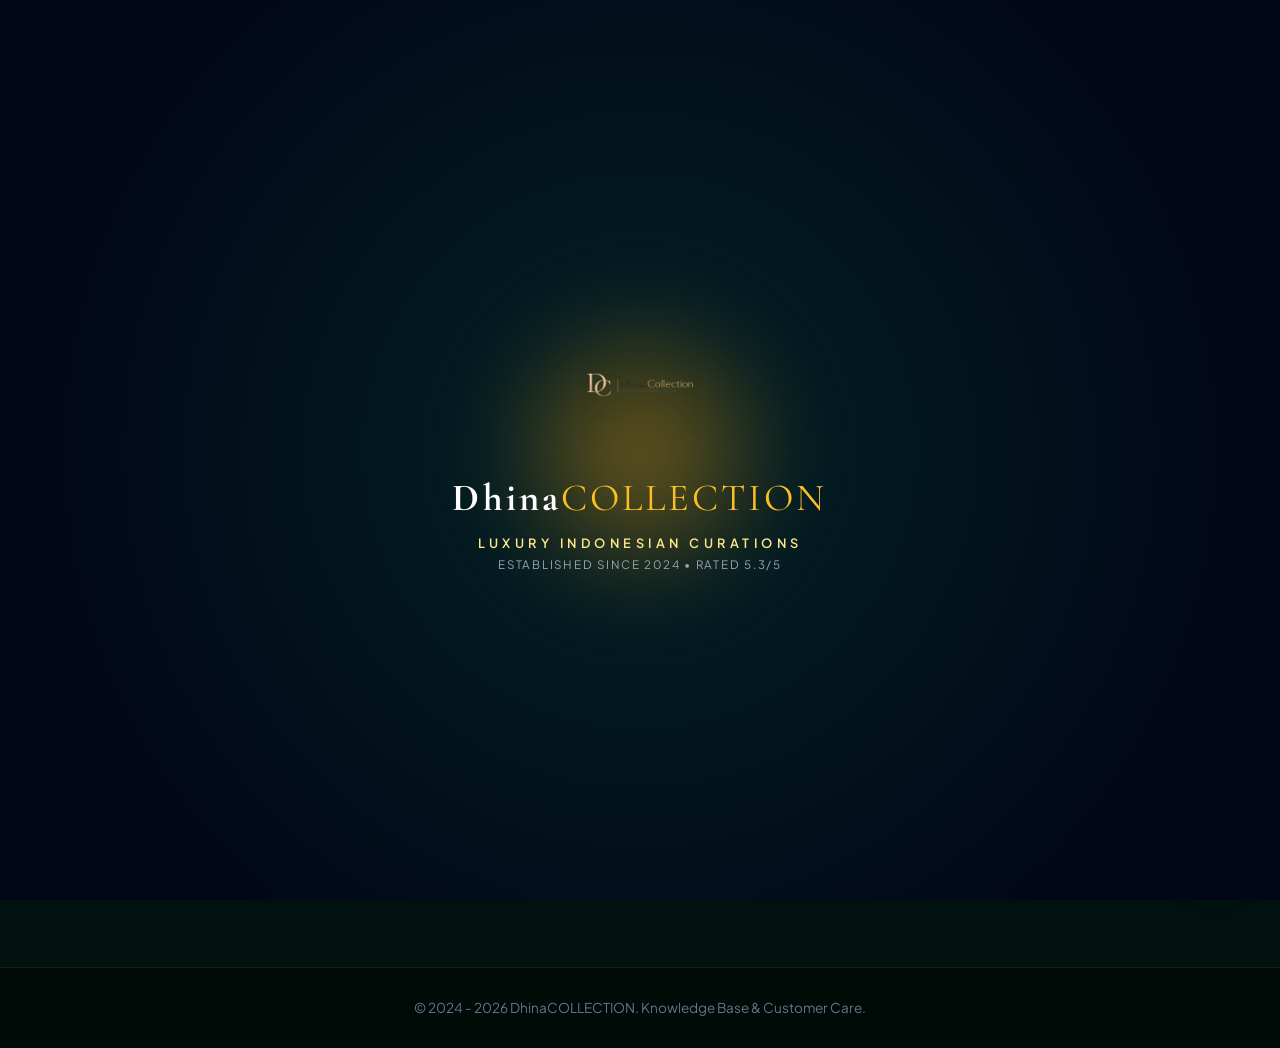
<file: faq.html>
<!DOCTYPE html>
<html lang="id">
<head>
  <meta charset="UTF-8">
  <meta name="viewport" content="width=device-width, initial-scale=1.0">
  <title>Pertanyaan Sering Diajukan (FAQ) | DhinaCOLLECTION</title>
  <link rel="icon" type="image/svg+xml" href="favicon.svg">
  <link rel="stylesheet" href="assets/css/styles.css">
</head>
<body>

  <!-- Top Bar -->
  <div class="top-bar">
    <div class="top-bar-ticker">
      <span class="top-bar-badge">PUSAT BANTUAN</span>
      <span>⭐ Temukan Jawaban Pertanyaan Seputar Belanja, Pengiriman & Garansi</span>
    </div>
    <div class="top-bar-links">
      <a href="https://www.tiktok.com/@dnnisa6" target="_blank"><svg class="icon-svg" viewBox="0 0 24 24" fill="none" stroke="currentColor" stroke-width="1.8" stroke-linecap="round" stroke-linejoin="round"><path d="M9 12a4 4 0 1 0 4 4V4a5 5 0 0 0 5 5"></path></svg> <span>TikTok @dnnisa6</span></a>
    </div>
  </div>

  <!-- Header -->
  <header class="navbar-sticky">
    <div class="navbar-container">
      <a href="index.html" class="brand-logo">
        <img src="assets/logo/logo.svg" alt="DhinaCOLLECTION Logo">
      </a>
      <div class="nav-actions">
        <a href="wishlist.html" class="nav-icon-btn" title="Wishlist">♥ <span class="badge-count wishlist-badge-count">0</span></a>
        <a href="cart.html" class="nav-icon-btn" title="Keranjang"><svg class="icon-svg" viewBox="0 0 24 24" fill="none" stroke="currentColor" stroke-width="1.8" stroke-linecap="round" stroke-linejoin="round"><path d="M6 2L3 6v14a2 2 0 0 0 2 2h14a2 2 0 0 0 2-2V6l-3-4z"></path><line x1="3" y1="6" x2="21" y2="6"></line><path d="M16 10a4 4 0 0 1-8 0"></path></svg> <span class="badge-count cart-badge-count">0</span></a>
        <a href="login.html" class="user-account-link"><svg class="icon-svg" viewBox="0 0 24 24" fill="none" stroke="currentColor" stroke-width="1.8" stroke-linecap="round" stroke-linejoin="round"><path d="M20 21v-2a4 4 0 0 0-4-4H8a4 4 0 0 0-4 4v2"></path><circle cx="12" cy="7" r="4"></circle></svg> <span>Akun</span></a>
      </div>
    </div>
  </header>

  <div class="section-padding" style="background:var(--slate-50); min-height:85vh;">
    <div class="section-container" style="max-width:850px;">
      
      <div style="text-align:center; margin-bottom:3rem;">
        <span style="color:var(--emerald-700); font-weight:800; font-size:0.85rem; letter-spacing:2px; text-transform:uppercase;">HELP CENTER</span>
        <h1 style="font-family:var(--font-serif); font-size:2.5rem; font-weight:800; color:var(--slate-900); margin-top:0.25rem;">
          Pertanyaan Sering Diajukan (FAQ)
        </h1>
      </div>

      <!-- Accordion List -->
      <div style="display:flex; flex-direction:column; gap:1rem;" id="faq-accordion-container">
        
        <div class="faq-card" style="background:var(--white); border:1px solid var(--slate-200); border-radius:var(--radius-lg); padding:1.25rem; cursor:pointer;" onclick="toggleFaq(this)">
          <div style="font-weight:800; font-size:1.05rem; color:var(--slate-900); display:flex; justify-content:space-between; align-items:center;">
            <span>Apakah seluruh produk di DhinaCOLLECTION 100% Original?</span>
            <span style="font-size:1.2rem; color:var(--emerald-700);">▼</span>
          </div>
          <div class="faq-answer" style="display:none; margin-top:0.75rem; color:var(--slate-600); font-size:0.9rem; line-height:1.6; border-top:1px solid var(--slate-100); padding-top:0.75rem;">
            Ya, 100% Asli & Bergaransi Official. Seluruh produk disuplai langsung dari brand owner lokal terpercaya dengan garansi retur 14 hari bila terbukti cacat produksi.
          </div>
        </div>

        <div class="faq-card" style="background:var(--white); border:1px solid var(--slate-200); border-radius:var(--radius-lg); padding:1.25rem; cursor:pointer;" onclick="toggleFaq(this)">
          <div style="font-weight:800; font-size:1.05rem; color:var(--slate-900); display:flex; justify-content:space-between; align-items:center;">
            <span>Dari mana pengiriman pesanan dilakukan?</span>
            <span style="font-size:1.2rem; color:var(--emerald-700);">▼</span>
          </div>
          <div class="faq-answer" style="display:none; margin-top:0.75rem; color:var(--slate-600); font-size:0.9rem; line-height:1.6; border-top:1px solid var(--slate-100); padding-top:0.75rem;">
            Seluruh paket diproses dan dikirim langsung dari Gudang Utama kami di Jalan Taslim, Kelurahan Bidara Cina, Kecamatan Jatinegara, Jakarta Timur (13330).
          </div>
        </div>

        <div class="faq-card" style="background:var(--white); border:1px solid var(--slate-200); border-radius:var(--radius-lg); padding:1.25rem; cursor:pointer;" onclick="toggleFaq(this)">
          <div style="font-weight:800; font-size:1.05rem; color:var(--slate-900); display:flex; justify-content:space-between; align-items:center;">
            <span>Bagaimana cara menggunakan voucher Bebas Ongkir & Diskon?</span>
            <span style="font-size:1.2rem; color:var(--emerald-700);">▼</span>
          </div>
          <div class="faq-answer" style="display:none; margin-top:0.75rem; color:var(--slate-600); font-size:0.9rem; line-height:1.6; border-top:1px solid var(--slate-100); padding-top:0.75rem;">
            Masukkan kode voucher <strong>DHINA2026</strong> (Diskon 20%) atau <strong>ONGKIRFREE</strong> (Bebas Ongkir) pada kolom voucher di halaman Keranjang Belanja sebelum melakukan checkout.
          </div>
        </div>

        <div class="faq-card" style="background:var(--white); border:1px solid var(--slate-200); border-radius:var(--radius-lg); padding:1.25rem; cursor:pointer;" onclick="toggleFaq(this)">
          <div style="font-weight:800; font-size:1.05rem; color:var(--slate-900); display:flex; justify-content:space-between; align-items:center;">
            <span>Metode pembayaran apa saja yang didukung?</span>
            <span style="font-size:1.2rem; color:var(--emerald-700);">▼</span>
          </div>
          <div class="faq-answer" style="display:none; margin-top:0.75rem; color:var(--slate-600); font-size:0.9rem; line-height:1.6; border-top:1px solid var(--slate-100); padding-top:0.75rem;">
            Kami mendukung QRIS Instant (BCA, GoPay, OVO, ShopeePay), Transfer Bank Virtual Account (BCA, Mandiri, BRI), serta layanan Bayar di Tempat (COD).
          </div>
        </div>

        <div class="faq-card" style="background:var(--white); border:1px solid var(--slate-200); border-radius:var(--radius-lg); padding:1.25rem; cursor:pointer;" onclick="toggleFaq(this)">
          <div style="font-weight:800; font-size:1.05rem; color:var(--slate-900); display:flex; justify-content:space-between; align-items:center;">
            <span>Bagaimana cara melacak keberadaan paket pesanan saya?</span>
            <span style="font-size:1.2rem; color:var(--emerald-700);">▼</span>
          </div>
          <div class="faq-answer" style="display:none; margin-top:0.75rem; color:var(--slate-600); font-size:0.9rem; line-height:1.6; border-top:1px solid var(--slate-100); padding-top:0.75rem;">
            Buka menu <strong>Tracking Order</strong> di navigasi atas, lalu ketikkan Nomor Resi ID Pesanan Anda (contoh: DC-20260721-889) untuk memantau perjalanan kurir secara real-time.
          </div>
        </div>

      </div>

    </div>
  </div>

  <footer class="site-footer">
    <div class="footer-bottom">
      &copy; 2024 - 2026 DhinaCOLLECTION. Knowledge Base & Customer Care.
    </div>
  </footer>

  <script src="assets/js/products-data.js"></script>
  <script src="assets/js/app.js"></script>
  <script src="assets/js/chatbot.js"></script>

  <script>
    function toggleFaq(card) {
      const ans = card.querySelector('.faq-answer');
      const isVisible = ans.style.display === 'block';
      ans.style.display = isVisible ? 'none' : 'block';
    }
  </script>
  <script src="assets/js/animations.js"></script>
</body>
</html>
</file>
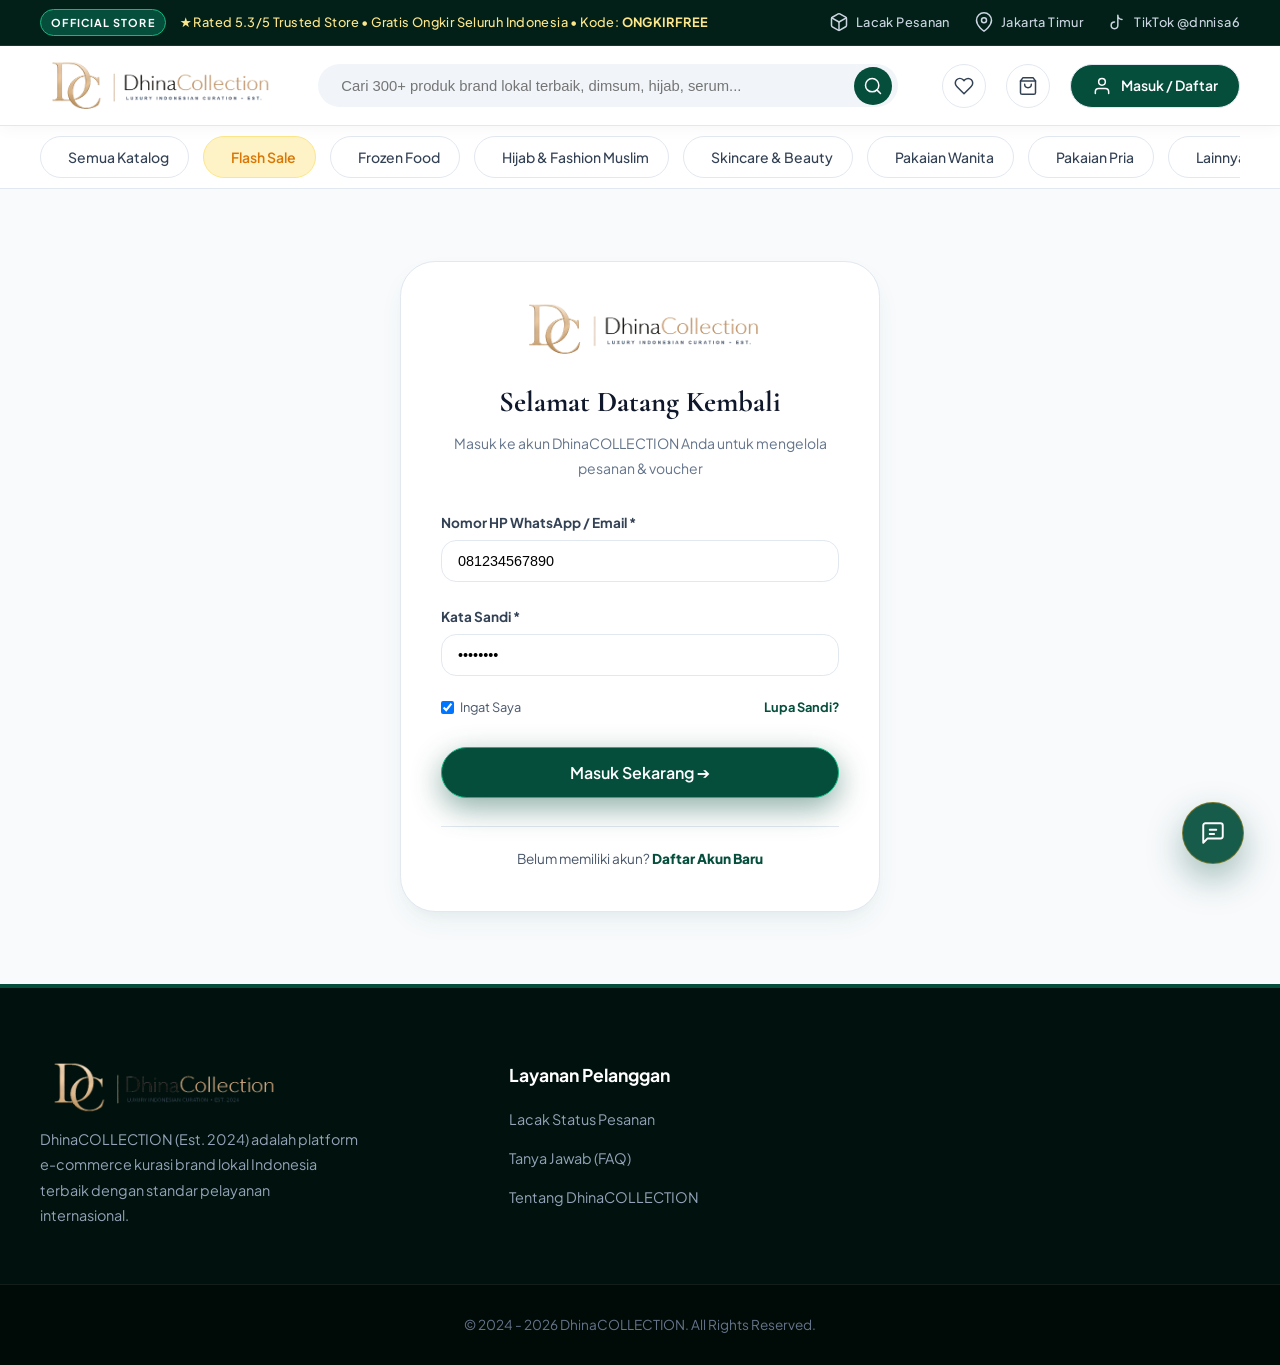
<file: login.html>
<!DOCTYPE html>
<html lang="id">
<head>
  <meta charset="UTF-8">
  <meta name="viewport" content="width=device-width, initial-scale=1.0">
  <title>Masuk Akun Member | DhinaCOLLECTION</title>
  <link rel="icon" type="image/svg+xml" href="favicon.svg">
  <link rel="stylesheet" href="assets/css/styles.css">
</head>
<body>

  <!-- Top Announcement Bar -->
  <div class="top-bar">
    <div class="top-bar-ticker">
      <span class="top-bar-badge">OFFICIAL STORE</span>
      <span>★ Rated 5.3/5 Trusted Store • Gratis Ongkir Seluruh Indonesia • Kode: <strong>ONGKIRFREE</strong></span>
    </div>
    <div class="top-bar-links">
      <a href="tracking.html"><svg class="icon-svg" viewBox="0 0 24 24" fill="none" stroke="currentColor" stroke-width="1.8" stroke-linecap="round" stroke-linejoin="round"><path d="M21 16V8a2 2 0 0 0-1-1.73l-7-4a2 2 0 0 0-2 0l-7 4A2 2 0 0 0 3 8v8a2 2 0 0 0 1 1.73l7 4a2 2 0 0 0 2 0l7-4A2 2 0 0 0 21 16z"></path><polyline points="3.27 6.96 12 12.01 20.73 6.96"></polyline><line x1="12" y1="22.08" x2="12" y2="12"></line></svg> <span>Lacak Pesanan</span></a>
      <a href="contact.html"><svg class="icon-svg" viewBox="0 0 24 24" fill="none" stroke="currentColor" stroke-width="1.8" stroke-linecap="round" stroke-linejoin="round"><path d="M21 10c0 7-9 13-9 13s-9-6-9-13a9 9 0 0 1 18 0z"></path><circle cx="12" cy="10" r="3"></circle></svg> <span>Jakarta Timur</span></a>
      <a href="https://www.tiktok.com/@dnnisa6" target="_blank"><svg class="icon-svg" viewBox="0 0 24 24" fill="none" stroke="currentColor" stroke-width="1.8" stroke-linecap="round" stroke-linejoin="round"><path d="M9 12a4 4 0 1 0 4 4V4a5 5 0 0 0 5 5"></path></svg> <span>TikTok @dnnisa6</span></a>
    </div>
  </div>

  <!-- Sticky Navbar Header -->
  <header class="navbar-sticky">
    <div class="navbar-container">
      <a href="index.html" class="brand-logo">
        <img src="assets/logo/logo.svg" alt="DhinaCOLLECTION Logo">
      </a>

      <!-- Search Input Bar -->
      <div class="nav-search-box">
        <div class="search-input-group">
          <input type="text" class="search-input" placeholder="Cari 300+ produk brand lokal terbaik, dimsum, hijab, serum...">
          <button class="search-btn"><svg class="icon-svg" viewBox="0 0 24 24" fill="none" stroke="currentColor" stroke-width="1.8" stroke-linecap="round" stroke-linejoin="round"><circle cx="11" cy="11" r="8"></circle><line x1="21" y1="21" x2="16.65" y2="16.65"></line></svg></button>
        </div>
      </div>

      <!-- Actions -->
      <div class="nav-actions">
        <a href="wishlist.html" class="nav-icon-btn" title="Wishlist">
          <svg class="icon-svg" viewBox="0 0 24 24" fill="none" stroke="currentColor" stroke-width="1.8" stroke-linecap="round" stroke-linejoin="round"><path d="M20.84 4.61a5.5 5.5 0 0 0-7.78 0L12 5.67l-1.06-1.06a5.5 5.5 0 0 0-7.78 7.78l1.06 1.06L12 21.23l7.78-7.78 1.06-1.06a5.5 5.5 0 0 0 0-7.78z"></path></svg>
          <span class="badge-count wishlist-badge-count">0</span>
        </a>
        <a href="cart.html" class="nav-icon-btn" title="Keranjang Belanja">
          <svg class="icon-svg" viewBox="0 0 24 24" fill="none" stroke="currentColor" stroke-width="1.8" stroke-linecap="round" stroke-linejoin="round"><path d="M6 2L3 6v14a2 2 0 0 0 2 2h14a2 2 0 0 0 2-2V6l-3-4z"></path><line x1="3" y1="6" x2="21" y2="6"></line><path d="M16 10a4 4 0 0 1-8 0"></path></svg>
          <span class="badge-count cart-badge-count">0</span>
        </a>
        <a href="login.html" class="user-account-link" style="background:#044e3b; color:#fff;">
          <svg class="icon-svg" viewBox="0 0 24 24" fill="none" stroke="currentColor" stroke-width="1.8" stroke-linecap="round" stroke-linejoin="round"><path d="M20 21v-2a4 4 0 0 0-4-4H8a4 4 0 0 0-4 4v2"></path><circle cx="12" cy="7" r="4"></circle></svg> <span>Masuk / Daftar</span>
        </a>
      </div>
    </div>
  </header>

  <!-- Category Nav Bar -->
  <nav class="cat-nav-bar">
    <div class="cat-nav-container">
      <a href="shop.html" class="cat-chip"><svg class="icon-svg cat-svg" viewBox="0 0 24 24" fill="none" stroke="currentColor" stroke-width="1.8" stroke-linecap="round" stroke-linejoin="round"><rect x="3" y="3" width="7" height="7"></rect><rect x="14" y="3" width="7" height="7"></rect><rect x="14" y="14" width="7" height="7"></rect><rect x="3" y="14" width="7" height="7"></rect></svg> <span>Semua Katalog</span></a>
      <a href="flash-sale.html" class="cat-chip special"><svg class="icon-svg cat-svg" viewBox="0 0 24 24" fill="none" stroke="currentColor" stroke-width="1.8" stroke-linecap="round" stroke-linejoin="round"><polygon points="13 2 3 14 12 14 11 22 21 10 12 10 13 2"></polygon></svg> <span>Flash Sale</span></a>
      <a href="shop.html?cat=Frozen+Food" class="cat-chip"><svg class="icon-svg cat-svg" viewBox="0 0 24 24" fill="none" stroke="currentColor" stroke-width="1.8" stroke-linecap="round" stroke-linejoin="round"><line x1="12" y1="2" x2="12" y2="22"></line><line x1="20" y1="7" x2="4" y2="17"></line><line x1="20" y1="17" x2="4" y2="7"></line></svg> <span>Frozen Food</span></a>
      <a href="shop.html?cat=Hijab+%26+Muslim+Fashion" class="cat-chip"><svg class="icon-svg cat-svg" viewBox="0 0 24 24" fill="none" stroke="currentColor" stroke-width="1.8" stroke-linecap="round" stroke-linejoin="round"><path d="M12 2a10 10 0 0 0-10 10c0 5.5 4.5 10 10 10s10-4.5 10-10A10 10 0 0 0 12 2z"></path><path d="M12 6a6 6 0 0 0-6 6"></path></svg> <span>Hijab & Fashion Muslim</span></a>
      <a href="shop.html?cat=Skincare+%26+Sunscreen" class="cat-chip"><svg class="icon-svg cat-svg" viewBox="0 0 24 24" fill="none" stroke="currentColor" stroke-width="1.8" stroke-linecap="round" stroke-linejoin="round"><path d="M12 2.69l5.66 5.66a8 8 0 1 1-11.31 0z"></path></svg> <span>Skincare & Beauty</span></a>
      <a href="shop.html?cat=Women+Fashion" class="cat-chip"><svg class="icon-svg cat-svg" viewBox="0 0 24 24" fill="none" stroke="currentColor" stroke-width="1.8" stroke-linecap="round" stroke-linejoin="round"><path d="M20.38 3.46L16 2a4 4 0 0 1-8 0L3.62 3.46a2 2 0 0 0-1.34 2.23l.58 3.47a1 1 0 0 0 .99.84H6v10a2 2 0 0 0 2 2h8a2 2 0 0 0 2-2V10h2.15a1 1 0 0 0 .99-.84l.58-3.47a2 2 0 0 0-1.34-2.23z"></path></svg> <span>Pakaian Wanita</span></a>
      <a href="shop.html?cat=Men+Fashion" class="cat-chip"><svg class="icon-svg cat-svg" viewBox="0 0 24 24" fill="none" stroke="currentColor" stroke-width="1.8" stroke-linecap="round" stroke-linejoin="round"><path d="M20.38 3.46L16 2l-4 3-4-3-4.38 1.46a2 2 0 0 0-1.34 2.23l.58 3.47a1 1 0 0 0 .99.84H6v10a2 2 0 0 0 2 2h8a2 2 0 0 0 2-2V10h2.15a1 1 0 0 0 .99-.84l.58-3.47a2 2 0 0 0-1.34-2.23z"></path></svg> <span>Pakaian Pria</span></a>
      <a href="brands.html" class="cat-chip"><svg class="icon-svg cat-svg" viewBox="0 0 24 24" fill="none" stroke="currentColor" stroke-width="1.8" stroke-linecap="round" stroke-linejoin="round"><circle cx="12" cy="12" r="1"></circle><circle cx="19" cy="12" r="1"></circle><circle cx="5" cy="12" r="1"></circle></svg> <span>Lainnya</span></a>
    </div>
  </nav>

  <!-- Main Login Container -->
  <div class="section-padding" style="background:var(--slate-50); min-height:75vh; display:flex; align-items:center; justify-content:center;">
    <div class="section-container" style="max-width:480px; width:100%;">
      
      <div style="background:var(--white); border:1px solid var(--slate-200); border-radius:var(--radius-xl); padding:2.5rem; box-shadow:var(--shadow-soft); text-align:center;">
        <img src="assets/logo/logo.svg" alt="DhinaCOLLECTION Logo" style="height:55px; width:auto; margin:0 auto 1.25rem;">

        <h1 style="font-family:var(--font-serif); font-size:1.8rem; font-weight:700; color:var(--slate-900); margin-bottom:0.25rem;">
          Selamat Datang Kembali
        </h1>
        <p style="font-size:0.875rem; color:var(--slate-500); margin-bottom:1.75rem;">
          Masuk ke akun DhinaCOLLECTION Anda untuk mengelola pesanan & voucher
        </p>

        <form onsubmit="event.preventDefault(); simLogin();" style="display:flex; flex-direction:column; gap:1.25rem; text-align:left;">
          <div>
            <label style="font-size:0.85rem; font-weight:700; color:var(--slate-700);">Nomor HP WhatsApp / Email *</label>
            <input type="text" id="login-id" placeholder="08xxxxxxxxxx / email@domain.com" value="081234567890" required style="width:100%; padding:0.75rem 1rem; border:1px solid var(--slate-200); border-radius:var(--radius-md); font-size:0.9rem; margin-top:0.25rem; outline:none;">
          </div>

          <div>
            <label style="font-size:0.85rem; font-weight:700; color:var(--slate-700);">Kata Sandi *</label>
            <input type="password" id="login-pass" value="12345678" required style="width:100%; padding:0.75rem 1rem; border:1px solid var(--slate-200); border-radius:var(--radius-md); font-size:0.9rem; margin-top:0.25rem; outline:none;">
          </div>

          <div style="display:flex; justify-content:space-between; align-items:center; font-size:0.8rem;">
            <label style="display:flex; align-items:center; gap:0.4rem; color:var(--slate-600); cursor:pointer;">
              <input type="checkbox" checked> Ingat Saya
            </label>
            <a href="#" style="color:#044e3b; font-weight:700;">Lupa Sandi?</a>
          </div>

          <button type="submit" class="btn-primary-gold" style="width:100%; justify-content:center; padding:0.9rem; font-size:1rem; margin-top:0.5rem;">
            Masuk Sekarang ➔
          </button>
        </form>

        <div style="margin-top:1.75rem; padding-top:1.25rem; border-top:1px solid var(--slate-200); font-size:0.85rem; color:var(--slate-600);">
          Belum memiliki akun? <a href="register.html" style="color:#044e3b; font-weight:800;">Daftar Akun Baru</a>
        </div>
      </div>

    </div>
  </div>

  <!-- Premium Footer -->
  <footer class="site-footer">
    <div class="footer-container">
      <div>
        <img src="assets/logo/logo-light.svg" alt="DhinaCOLLECTION Logo" style="height:55px; width:auto;">
        <p style="color:var(--slate-400); font-size:0.9rem; margin-top:0.75rem; max-width:320px;">
          DhinaCOLLECTION (Est. 2024) adalah platform e-commerce kurasi brand lokal Indonesia terbaik dengan standar pelayanan internasional.
        </p>
      </div>
      <div>
        <h4 class="footer-title">Layanan Pelanggan</h4>
        <ul class="footer-links">
          <li><a href="tracking.html">Lacak Status Pesanan</a></li>
          <li><a href="faq.html">Tanya Jawab (FAQ)</a></li>
          <li><a href="about.html">Tentang DhinaCOLLECTION</a></li>
        </ul>
      </div>
    </div>
    <div class="footer-bottom">
      &copy; 2024 - 2026 DhinaCOLLECTION. All Rights Reserved.
    </div>
  </footer>

  <script src="assets/js/products-data.js"></script>
  <script src="assets/js/app.js"></script>
  <script src="assets/js/chatbot.js"></script>

  <script>
    function simLogin() {
      showToast("Berhasil masuk! Mengalihkan ke halaman utama...", "success");
      setTimeout(() => {
        window.location.href = 'index.html';
      }, 800);
    }
  </script>
</body>
</html>
</file>
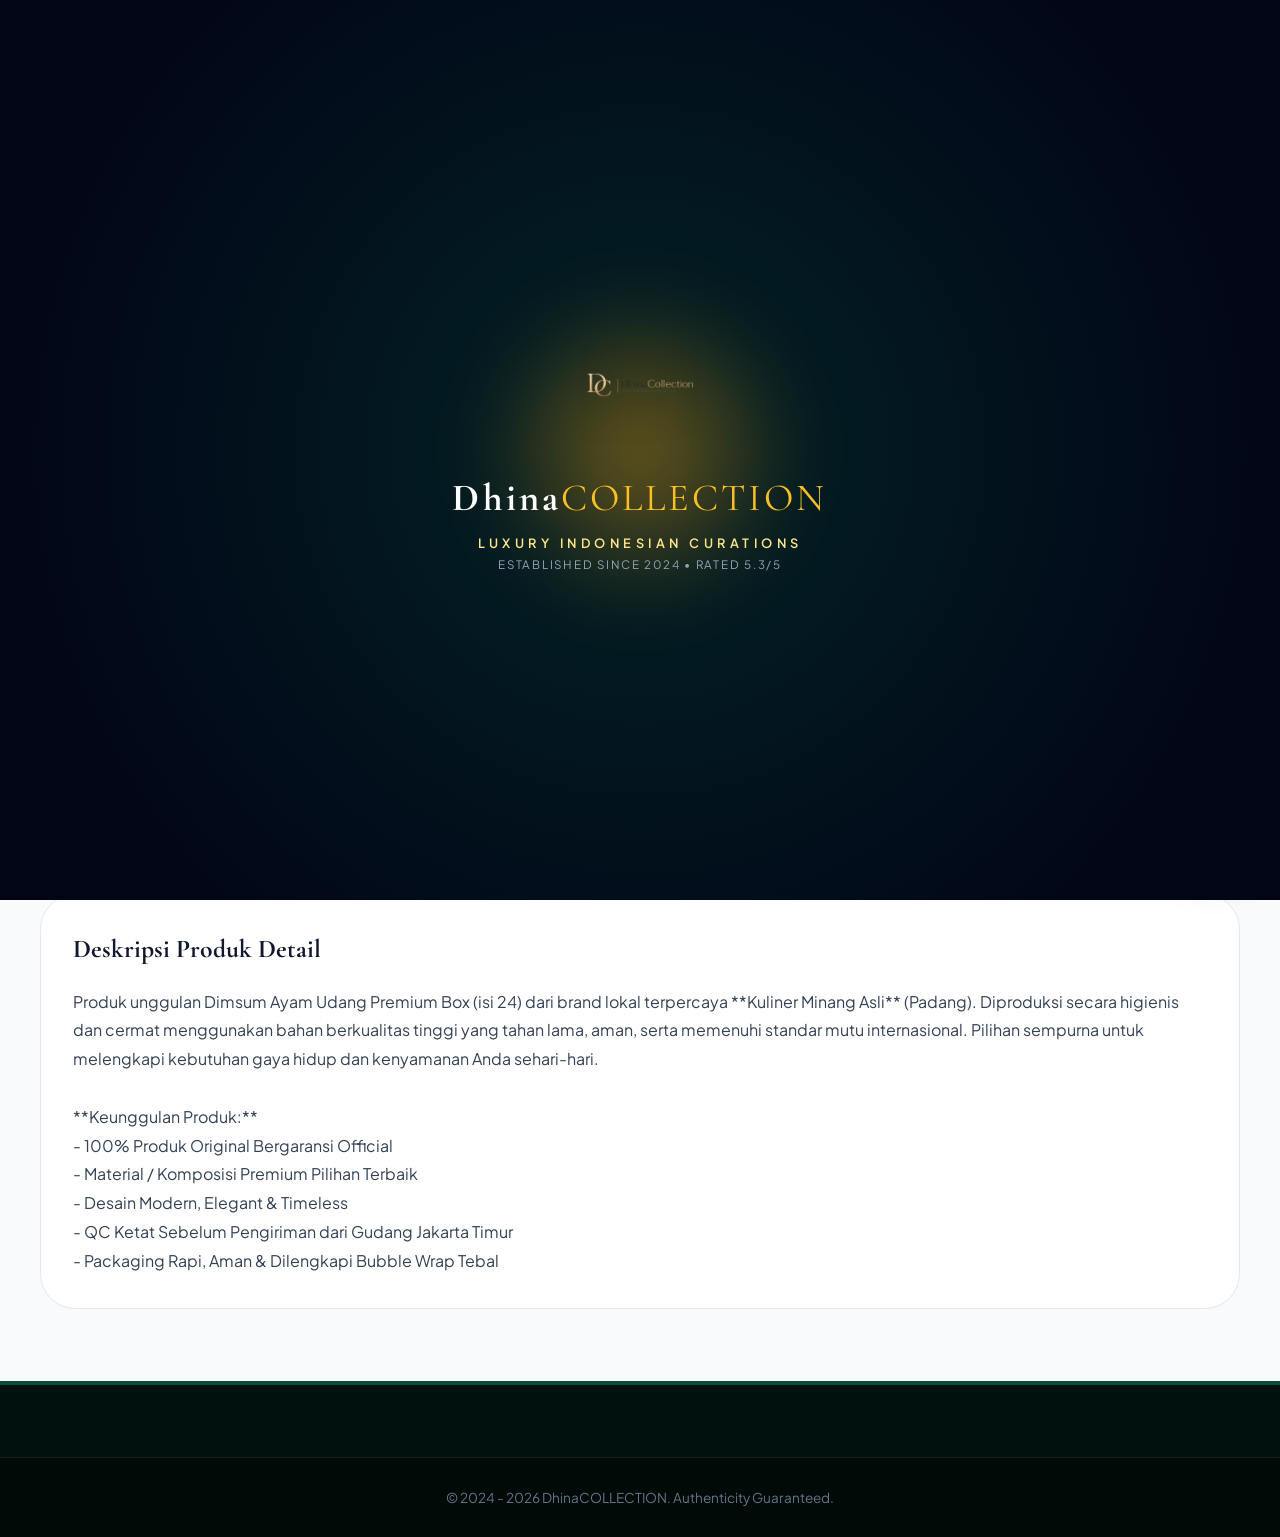
<file: product.html>
<!DOCTYPE html>
<html lang="id">
<head>
  <meta charset="UTF-8">
  <meta name="viewport" content="width=device-width, initial-scale=1.0">
  <title>Detail Produk | DhinaCOLLECTION</title>
  <link rel="icon" type="image/svg+xml" href="favicon.svg">
  <link rel="stylesheet" href="assets/css/styles.css">
</head>
<body>

  <!-- Top Announcement Bar -->
  <div class="top-bar">
    <div class="top-bar-ticker">
      <span class="top-bar-badge">GARANSI ORIGINAL 100%</span>
      <span>★ Rated 5.3/5 Trusted Store • Jakarta Timur Dispatch</span>
    </div>
    <div class="top-bar-links">
      <a href="tracking.html"><svg class="icon-svg" viewBox="0 0 24 24" fill="none" stroke="currentColor" stroke-width="1.8" stroke-linecap="round" stroke-linejoin="round"><path d="M21 16V8a2 2 0 0 0-1-1.73l-7-4a2 2 0 0 0-2 0l-7 4A2 2 0 0 0 3 8v8a2 2 0 0 0 1 1.73l7 4a2 2 0 0 0 2 0l7-4A2 2 0 0 0 21 16z"></path><polyline points="3.27 6.96 12 12.01 20.73 6.96"></polyline><line x1="12" y1="22.08" x2="12" y2="12"></line></svg> <span>Lacak Pesanan</span></a>
      <a href="https://www.tiktok.com/@dnnisa6" target="_blank"><svg class="icon-svg" viewBox="0 0 24 24" fill="none" stroke="currentColor" stroke-width="1.8" stroke-linecap="round" stroke-linejoin="round"><path d="M9 12a4 4 0 1 0 4 4V4a5 5 0 0 0 5 5"></path></svg> <span>TikTok @dnnisa6</span></a>
    </div>
  </div>

  <!-- Header -->
  <header class="navbar-sticky">
    <div class="navbar-container">
      <a href="index.html" class="brand-logo">
        <img src="assets/logo/logo.svg" alt="DhinaCOLLECTION Logo">
      </a>

      <div class="nav-search-box">
        <div class="search-input-group">
          <input type="text" class="search-input" placeholder="Cari 300+ produk brand lokal...">
          <button class="search-btn"><svg class="icon-svg" viewBox="0 0 24 24" fill="none" stroke="currentColor" stroke-width="1.8" stroke-linecap="round" stroke-linejoin="round"><circle cx="11" cy="11" r="8"></circle><line x1="21" y1="21" x2="16.65" y2="16.65"></line></svg></button>
        </div>
      </div>

      <div class="nav-actions">
        <a href="wishlist.html" class="nav-icon-btn" title="Wishlist"><svg class="icon-svg" viewBox="0 0 24 24" fill="none" stroke="currentColor" stroke-width="1.8" stroke-linecap="round" stroke-linejoin="round"><path d="M20.84 4.61a5.5 5.5 0 0 0-7.78 0L12 5.67l-1.06-1.06a5.5 5.5 0 0 0-7.78 7.78l1.06 1.06L12 21.23l7.78-7.78 1.06-1.06a5.5 5.5 0 0 0 0-7.78z"></path></svg> <span class="badge-count wishlist-badge-count">0</span></a>
        <a href="cart.html" class="nav-icon-btn" title="Keranjang"><svg class="icon-svg" viewBox="0 0 24 24" fill="none" stroke="currentColor" stroke-width="1.8" stroke-linecap="round" stroke-linejoin="round"><path d="M6 2L3 6v14a2 2 0 0 0 2 2h14a2 2 0 0 0 2-2V6l-3-4z"></path><line x1="3" y1="6" x2="21" y2="6"></line><path d="M16 10a4 4 0 0 1-8 0"></path></svg> <span class="badge-count cart-badge-count">0</span></a>
        <a href="login.html" class="user-account-link"><svg class="icon-svg" viewBox="0 0 24 24" fill="none" stroke="currentColor" stroke-width="1.8" stroke-linecap="round" stroke-linejoin="round"><path d="M20 21v-2a4 4 0 0 0-4-4H8a4 4 0 0 0-4 4v2"></path><circle cx="12" cy="7" r="4"></circle></svg> <span>Akun</span></a>
      </div>
    </div>
  </header>

  <!-- Product Detail Container -->
  <div class="section-padding" style="background:var(--slate-50); min-height:85vh;">
    <div class="section-container">
      
      <!-- Breadcrumb -->
      <div style="margin-bottom:1.5rem; font-size:0.875rem; color:var(--slate-500);">
        <a href="index.html">Beranda</a> &gt; <a href="shop.html">Katalog Shop</a> &gt; <span id="p-crumb-title" style="color:#044e3b; font-weight:700;">Loading...</span>
      </div>

      <!-- Main Detail Grid -->
      <div style="display:grid; grid-template-columns: 1fr 1.1fr; gap:3rem; background:var(--white); padding:2rem; border-radius:var(--radius-xl); border:1px solid var(--slate-200); box-shadow:var(--shadow-subtle); margin-bottom:3rem;">
        
        <!-- Gallery Viewer -->
        <div>
          <div id="p-main-gallery" style="width:100%; aspect-ratio:1/1; border-radius:var(--radius-lg); overflow:hidden; background:var(--slate-100); border:1px solid var(--slate-200); display:flex; align-items:center; justify-content:center; margin-bottom:1rem;">
            <!-- Rendered AI Image -->
          </div>
        </div>

        <!-- Right: Specs & Actions -->
        <div style="display:flex; flex-direction:column; gap:1.25rem;">
          <div>
            <div style="display:flex; align-items:center; gap:0.5rem; margin-bottom:0.4rem;">
              <span style="background:var(--emerald-50); color:#044e3b; font-size:0.75rem; font-weight:800; padding:0.2rem 0.6rem; border-radius:var(--radius-full);" id="p-brand-tag">BRAND</span>
              <span style="font-size:0.8rem; color:var(--slate-500);" id="p-sku-tag">SKU: DC-101</span>
            </div>
            <h1 style="font-family:var(--font-serif); font-size:2.2rem; font-weight:600; color:var(--slate-900); line-height:1.2;" id="p-title">
              Loading Title...
            </h1>
          </div>

          <div style="display:flex; align-items:center; gap:1rem; font-size:0.9rem; border-bottom:1px solid var(--slate-100); padding-bottom:1rem;">
            <div style="color:#f59e0b; font-weight:800;" id="p-rating">★ 5.0</div>
            <div style="color:var(--slate-500);" id="p-reviews-cnt">(0 Ulasan)</div>
            <div style="color:var(--slate-300);">•</div>
            <div style="color:var(--slate-700); font-weight:700;" id="p-sold-cnt">0 Terjual</div>
            <div style="margin-left:auto; color:#044e3b; font-weight:800;" id="p-stock-cnt">Stok: Tersedia</div>
          </div>

          <div style="background:var(--emerald-50); padding:1.25rem; border-radius:var(--radius-lg); border:1px solid var(--emerald-100);">
            <div style="font-size:0.8rem; color:var(--slate-500); margin-bottom:0.25rem;">Harga Spesial DhinaCOLLECTION</div>
            <div style="display:flex; align-items:baseline; gap:0.75rem;">
              <span style="font-size:2rem; font-weight:800; color:#044e3b;" id="p-price">Rp 0</span>
              <span style="font-size:1.1rem; color:var(--slate-400); text-decoration:line-through;" id="p-old-price">Rp 0</span>
              <span style="background:#FFE4E6; color:#E11D48; font-size:0.8rem; font-weight:800; padding:0.2rem 0.6rem; border-radius:4px;" id="p-disc-tag">-0%</span>
            </div>
          </div>

          <!-- Quantity Adjuster -->
          <div style="display:flex; align-items:center; gap:1rem; margin-top:0.5rem;">
            <span style="font-size:0.9rem; font-weight:800; color:var(--slate-700);">Jumlah:</span>
            <div style="display:flex; align-items:center; border:1px solid var(--slate-300); border-radius:var(--radius-full); background:var(--white);">
              <button onclick="changeDetailQty(-1)" style="padding:0.4rem 1rem; font-weight:800; font-size:1.1rem;">-</button>
              <span id="p-qty-val" style="font-weight:800; min-width:30px; text-align:center;">1</span>
              <button onclick="changeDetailQty(1)" style="padding:0.4rem 1rem; font-weight:800; font-size:1.1rem;">+</button>
            </div>
          </div>

          <!-- Actions -->
          <div style="display:flex; gap:1rem; margin-top:1rem;">
            <button onclick="addDetailToCart()" class="btn-primary-gold" style="flex:1; justify-content:center; padding:1rem;">
              🛒 Tambah Keranjang
            </button>
            <button onclick="addDetailAndCheckout()" style="flex:1; background:#044e3b; color:var(--white); font-weight:800; font-size:1rem; border-radius:var(--radius-full); padding:1rem; text-align:center;">
              ⚡ Beli Langsung
            </button>
          </div>
        </div>

      </div>

      <!-- Specs & Description -->
      <div style="background:var(--white); border-radius:var(--radius-xl); border:1px solid var(--slate-200); padding:2rem;">
        <h3 style="font-family:var(--font-serif); font-size:1.6rem; margin-bottom:1rem; color:var(--slate-900);">Deskripsi Produk Detail</h3>
        <div id="p-full-desc" style="line-height:1.8; color:var(--slate-700);">Loading description...</div>
      </div>

    </div>
  </div>

  <footer class="site-footer">
    <div class="footer-bottom">
      &copy; 2024 - 2026 DhinaCOLLECTION. Authenticity Guaranteed.
    </div>
  </footer>

  <script src="assets/js/products-data.js"></script>
  <script src="assets/js/app.js"></script>
  <script src="assets/js/cart.js"></script>
  <script src="assets/js/wishlist.js"></script>
  <script src="assets/js/chatbot.js"></script>
  <script src="assets/js/animations.js"></script>

  <script>
    let currentDetailProduct = null;
    let detailQty = 1;

    document.addEventListener('DOMContentLoaded', () => {
      const urlParams = new URLSearchParams(window.location.search);
      const prodId = urlParams.get('id') || 'DC-101';
      
      currentDetailProduct = PRODUCTS_DATA.find(p => p.id === prodId) || PRODUCTS_DATA[0];

      document.getElementById('p-crumb-title').textContent = currentDetailProduct.name;
      document.getElementById('p-title').textContent = currentDetailProduct.name;
      document.getElementById('p-brand-tag').textContent = `${currentDetailProduct.brand} • ${currentDetailProduct.category}`;
      document.getElementById('p-sku-tag').textContent = `SKU: ${currentDetailProduct.sku}`;
      document.getElementById('p-rating').textContent = `★ ${currentDetailProduct.rating}`;
      document.getElementById('p-reviews-cnt').textContent = `(${currentDetailProduct.reviewsCount} Ulasan)`;
      document.getElementById('p-sold-cnt').textContent = `${currentDetailProduct.soldCount} Terjual`;
      document.getElementById('p-stock-cnt').textContent = `Stok Tersedia (${currentDetailProduct.stock} Pcs)`;

      document.getElementById('p-price').textContent = formatRupiah(currentDetailProduct.price);
      document.getElementById('p-old-price').textContent = formatRupiah(currentDetailProduct.oldPrice);
      document.getElementById('p-disc-tag').textContent = `-${currentDetailProduct.discount}%`;

      document.getElementById('p-main-gallery').innerHTML = `<img src="${currentDetailProduct.imagePath || 'assets/images/hero-bg.jpg'}" alt="${currentDetailProduct.name}" style="width:100%; height:100%; object-fit:cover;">`;
      document.getElementById('p-full-desc').innerHTML = currentDetailProduct.description.replace(/\n/g, '<br/>');
    });

    function changeDetailQty(delta) {
      detailQty = Math.max(1, detailQty + delta);
      document.getElementById('p-qty-val').textContent = detailQty;
    }

    function addDetailToCart() {
      if (currentDetailProduct) {
        DhinaState.addToCart(currentDetailProduct.id, detailQty);
      }
    }

    function addDetailAndCheckout() {
      if (currentDetailProduct) {
        DhinaState.addToCart(currentDetailProduct.id, detailQty);
        window.location.href = 'cart.html';
      }
    }
  </script>
</body>
</html>
</file>
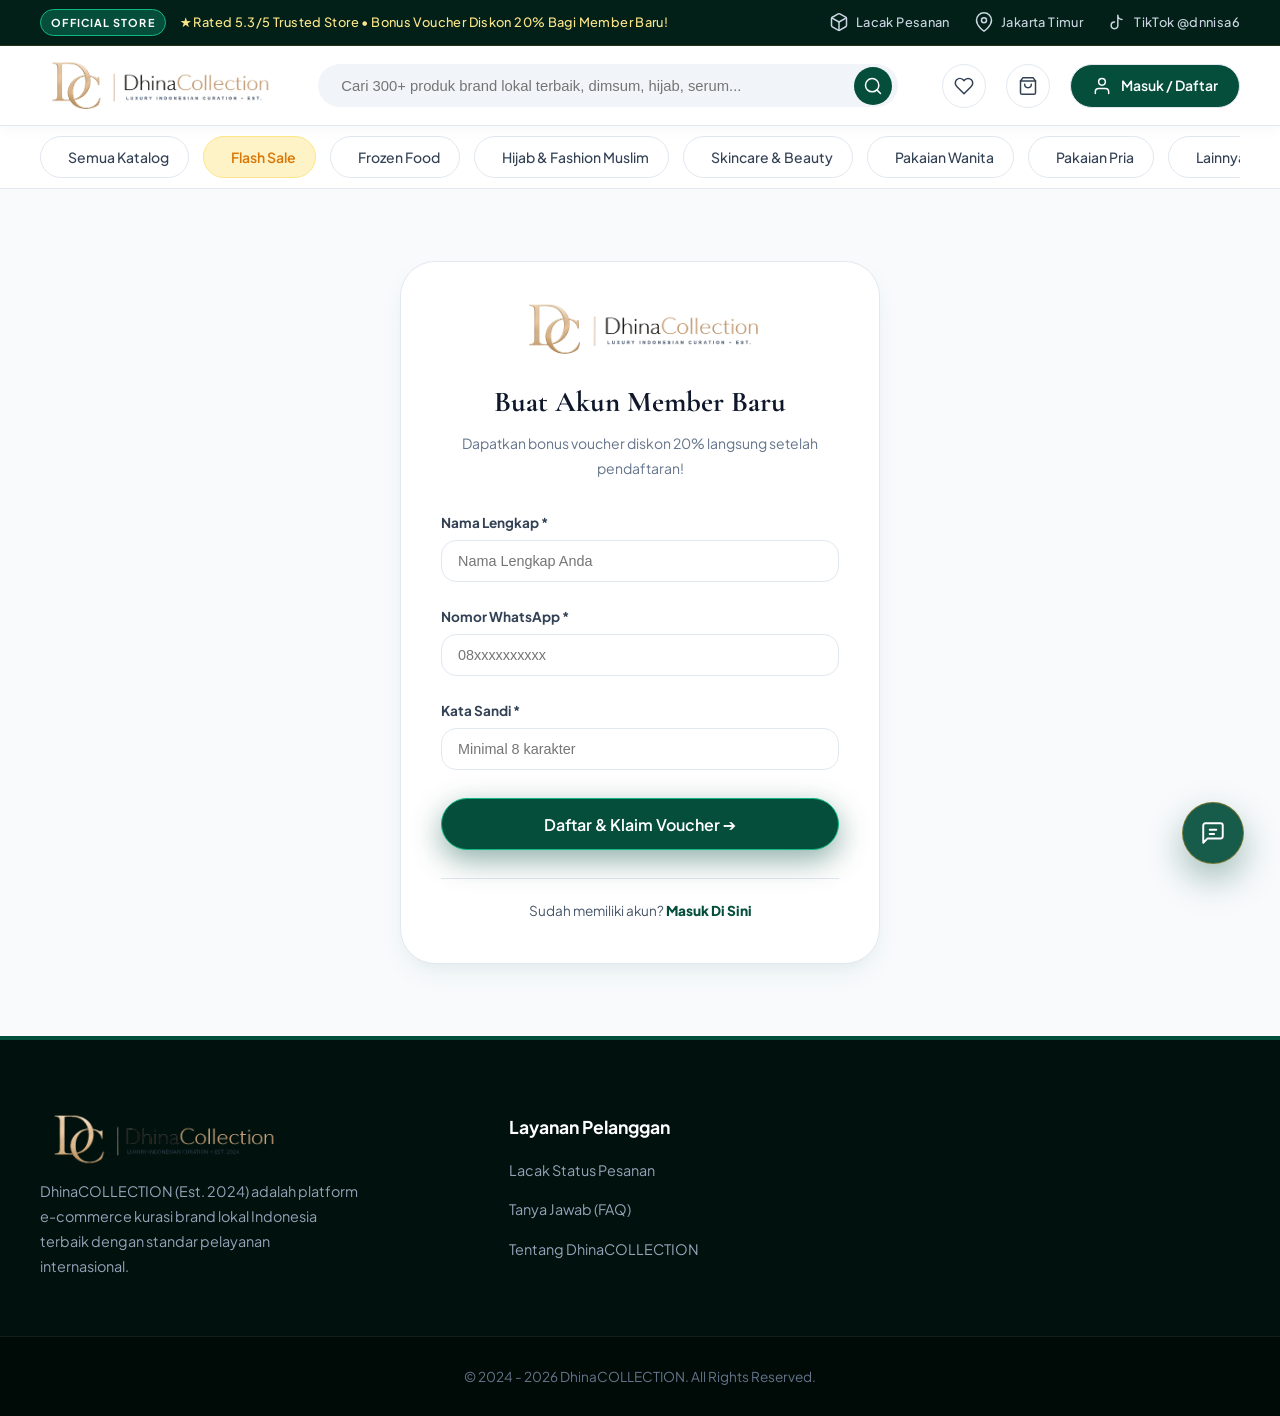
<file: register.html>
<!DOCTYPE html>
<html lang="id">
<head>
  <meta charset="UTF-8">
  <meta name="viewport" content="width=device-width, initial-scale=1.0">
  <title>Daftar Member Baru | DhinaCOLLECTION</title>
  <link rel="icon" type="image/svg+xml" href="favicon.svg">
  <link rel="stylesheet" href="assets/css/styles.css">
</head>
<body>

  <!-- Top Announcement Bar -->
  <div class="top-bar">
    <div class="top-bar-ticker">
      <span class="top-bar-badge">OFFICIAL STORE</span>
      <span>★ Rated 5.3/5 Trusted Store • Bonus Voucher Diskon 20% Bagi Member Baru!</span>
    </div>
    <div class="top-bar-links">
      <a href="tracking.html"><svg class="icon-svg" viewBox="0 0 24 24" fill="none" stroke="currentColor" stroke-width="1.8" stroke-linecap="round" stroke-linejoin="round"><path d="M21 16V8a2 2 0 0 0-1-1.73l-7-4a2 2 0 0 0-2 0l-7 4A2 2 0 0 0 3 8v8a2 2 0 0 0 1 1.73l7 4a2 2 0 0 0 2 0l7-4A2 2 0 0 0 21 16z"></path><polyline points="3.27 6.96 12 12.01 20.73 6.96"></polyline><line x1="12" y1="22.08" x2="12" y2="12"></line></svg> <span>Lacak Pesanan</span></a>
      <a href="contact.html"><svg class="icon-svg" viewBox="0 0 24 24" fill="none" stroke="currentColor" stroke-width="1.8" stroke-linecap="round" stroke-linejoin="round"><path d="M21 10c0 7-9 13-9 13s-9-6-9-13a9 9 0 0 1 18 0z"></path><circle cx="12" cy="10" r="3"></circle></svg> <span>Jakarta Timur</span></a>
      <a href="https://www.tiktok.com/@dnnisa6" target="_blank"><svg class="icon-svg" viewBox="0 0 24 24" fill="none" stroke="currentColor" stroke-width="1.8" stroke-linecap="round" stroke-linejoin="round"><path d="M9 12a4 4 0 1 0 4 4V4a5 5 0 0 0 5 5"></path></svg> <span>TikTok @dnnisa6</span></a>
    </div>
  </div>

  <!-- Sticky Navbar Header -->
  <header class="navbar-sticky">
    <div class="navbar-container">
      <a href="index.html" class="brand-logo">
        <img src="assets/logo/logo.svg" alt="DhinaCOLLECTION Logo">
      </a>

      <!-- Search Input Bar -->
      <div class="nav-search-box">
        <div class="search-input-group">
          <input type="text" class="search-input" placeholder="Cari 300+ produk brand lokal terbaik, dimsum, hijab, serum...">
          <button class="search-btn"><svg class="icon-svg" viewBox="0 0 24 24" fill="none" stroke="currentColor" stroke-width="1.8" stroke-linecap="round" stroke-linejoin="round"><circle cx="11" cy="11" r="8"></circle><line x1="21" y1="21" x2="16.65" y2="16.65"></line></svg></button>
        </div>
      </div>

      <!-- Actions -->
      <div class="nav-actions">
        <a href="wishlist.html" class="nav-icon-btn" title="Wishlist">
          <svg class="icon-svg" viewBox="0 0 24 24" fill="none" stroke="currentColor" stroke-width="1.8" stroke-linecap="round" stroke-linejoin="round"><path d="M20.84 4.61a5.5 5.5 0 0 0-7.78 0L12 5.67l-1.06-1.06a5.5 5.5 0 0 0-7.78 7.78l1.06 1.06L12 21.23l7.78-7.78 1.06-1.06a5.5 5.5 0 0 0 0-7.78z"></path></svg>
          <span class="badge-count wishlist-badge-count">0</span>
        </a>
        <a href="cart.html" class="nav-icon-btn" title="Keranjang Belanja">
          <svg class="icon-svg" viewBox="0 0 24 24" fill="none" stroke="currentColor" stroke-width="1.8" stroke-linecap="round" stroke-linejoin="round"><path d="M6 2L3 6v14a2 2 0 0 0 2 2h14a2 2 0 0 0 2-2V6l-3-4z"></path><line x1="3" y1="6" x2="21" y2="6"></line><path d="M16 10a4 4 0 0 1-8 0"></path></svg>
          <span class="badge-count cart-badge-count">0</span>
        </a>
        <a href="login.html" class="user-account-link" style="background:#044e3b; color:#fff;">
          <svg class="icon-svg" viewBox="0 0 24 24" fill="none" stroke="currentColor" stroke-width="1.8" stroke-linecap="round" stroke-linejoin="round"><path d="M20 21v-2a4 4 0 0 0-4-4H8a4 4 0 0 0-4 4v2"></path><circle cx="12" cy="7" r="4"></circle></svg> <span>Masuk / Daftar</span>
        </a>
      </div>
    </div>
  </header>

  <!-- Category Nav Bar -->
  <nav class="cat-nav-bar">
    <div class="cat-nav-container">
      <a href="shop.html" class="cat-chip"><svg class="icon-svg cat-svg" viewBox="0 0 24 24" fill="none" stroke="currentColor" stroke-width="1.8" stroke-linecap="round" stroke-linejoin="round"><rect x="3" y="3" width="7" height="7"></rect><rect x="14" y="3" width="7" height="7"></rect><rect x="14" y="14" width="7" height="7"></rect><rect x="3" y="14" width="7" height="7"></rect></svg> <span>Semua Katalog</span></a>
      <a href="flash-sale.html" class="cat-chip special"><svg class="icon-svg cat-svg" viewBox="0 0 24 24" fill="none" stroke="currentColor" stroke-width="1.8" stroke-linecap="round" stroke-linejoin="round"><polygon points="13 2 3 14 12 14 11 22 21 10 12 10 13 2"></polygon></svg> <span>Flash Sale</span></a>
      <a href="shop.html?cat=Frozen+Food" class="cat-chip"><svg class="icon-svg cat-svg" viewBox="0 0 24 24" fill="none" stroke="currentColor" stroke-width="1.8" stroke-linecap="round" stroke-linejoin="round"><line x1="12" y1="2" x2="12" y2="22"></line><line x1="20" y1="7" x2="4" y2="17"></line><line x1="20" y1="17" x2="4" y2="7"></line></svg> <span>Frozen Food</span></a>
      <a href="shop.html?cat=Hijab+%26+Muslim+Fashion" class="cat-chip"><svg class="icon-svg cat-svg" viewBox="0 0 24 24" fill="none" stroke="currentColor" stroke-width="1.8" stroke-linecap="round" stroke-linejoin="round"><path d="M12 2a10 10 0 0 0-10 10c0 5.5 4.5 10 10 10s10-4.5 10-10A10 10 0 0 0 12 2z"></path><path d="M12 6a6 6 0 0 0-6 6"></path></svg> <span>Hijab & Fashion Muslim</span></a>
      <a href="shop.html?cat=Skincare+%26+Sunscreen" class="cat-chip"><svg class="icon-svg cat-svg" viewBox="0 0 24 24" fill="none" stroke="currentColor" stroke-width="1.8" stroke-linecap="round" stroke-linejoin="round"><path d="M12 2.69l5.66 5.66a8 8 0 1 1-11.31 0z"></path></svg> <span>Skincare & Beauty</span></a>
      <a href="shop.html?cat=Women+Fashion" class="cat-chip"><svg class="icon-svg cat-svg" viewBox="0 0 24 24" fill="none" stroke="currentColor" stroke-width="1.8" stroke-linecap="round" stroke-linejoin="round"><path d="M20.38 3.46L16 2a4 4 0 0 1-8 0L3.62 3.46a2 2 0 0 0-1.34 2.23l.58 3.47a1 1 0 0 0 .99.84H6v10a2 2 0 0 0 2 2h8a2 2 0 0 0 2-2V10h2.15a1 1 0 0 0 .99-.84l.58-3.47a2 2 0 0 0-1.34-2.23z"></path></svg> <span>Pakaian Wanita</span></a>
      <a href="shop.html?cat=Men+Fashion" class="cat-chip"><svg class="icon-svg cat-svg" viewBox="0 0 24 24" fill="none" stroke="currentColor" stroke-width="1.8" stroke-linecap="round" stroke-linejoin="round"><path d="M20.38 3.46L16 2l-4 3-4-3-4.38 1.46a2 2 0 0 0-1.34 2.23l.58 3.47a1 1 0 0 0 .99.84H6v10a2 2 0 0 0 2 2h8a2 2 0 0 0 2-2V10h2.15a1 1 0 0 0 .99-.84l.58-3.47a2 2 0 0 0-1.34-2.23z"></path></svg> <span>Pakaian Pria</span></a>
      <a href="brands.html" class="cat-chip"><svg class="icon-svg cat-svg" viewBox="0 0 24 24" fill="none" stroke="currentColor" stroke-width="1.8" stroke-linecap="round" stroke-linejoin="round"><circle cx="12" cy="12" r="1"></circle><circle cx="19" cy="12" r="1"></circle><circle cx="5" cy="12" r="1"></circle></svg> <span>Lainnya</span></a>
    </div>
  </nav>

  <!-- Main Register Container -->
  <div class="section-padding" style="background:var(--slate-50); min-height:75vh; display:flex; align-items:center; justify-content:center;">
    <div class="section-container" style="max-width:480px; width:100%;">
      
      <div style="background:var(--white); border:1px solid var(--slate-200); border-radius:var(--radius-xl); padding:2.5rem; box-shadow:var(--shadow-soft); text-align:center;">
        <img src="assets/logo/logo.svg" alt="DhinaCOLLECTION Logo" style="height:55px; width:auto; margin:0 auto 1.25rem;">

        <h1 style="font-family:var(--font-serif); font-size:1.8rem; font-weight:700; color:var(--slate-900); margin-bottom:0.25rem;">
          Buat Akun Member Baru
        </h1>
        <p style="font-size:0.875rem; color:var(--slate-500); margin-bottom:1.75rem;">
          Dapatkan bonus voucher diskon 20% langsung setelah pendaftaran!
        </p>

        <form onsubmit="event.preventDefault(); simRegister();" style="display:flex; flex-direction:column; gap:1.25rem; text-align:left;">
          <div>
            <label style="font-size:0.85rem; font-weight:700; color:var(--slate-700);">Nama Lengkap *</label>
            <input type="text" id="reg-name" placeholder="Nama Lengkap Anda" required style="width:100%; padding:0.75rem 1rem; border:1px solid var(--slate-200); border-radius:var(--radius-md); font-size:0.9rem; margin-top:0.25rem; outline:none;">
          </div>

          <div>
            <label style="font-size:0.85rem; font-weight:700; color:var(--slate-700);">Nomor WhatsApp *</label>
            <input type="tel" id="reg-phone" placeholder="08xxxxxxxxxx" required style="width:100%; padding:0.75rem 1rem; border:1px solid var(--slate-200); border-radius:var(--radius-md); font-size:0.9rem; margin-top:0.25rem; outline:none;">
          </div>

          <div>
            <label style="font-size:0.85rem; font-weight:700; color:var(--slate-700);">Kata Sandi *</label>
            <input type="password" id="reg-pass" placeholder="Minimal 8 karakter" required style="width:100%; padding:0.75rem 1rem; border:1px solid var(--slate-200); border-radius:var(--radius-md); font-size:0.9rem; margin-top:0.25rem; outline:none;">
          </div>

          <button type="submit" class="btn-primary-gold" style="width:100%; justify-content:center; padding:0.9rem; font-size:1rem; margin-top:0.5rem;">
            Daftar & Klaim Voucher ➔
          </button>
        </form>

        <div style="margin-top:1.75rem; padding-top:1.25rem; border-top:1px solid var(--slate-200); font-size:0.85rem; color:var(--slate-600);">
          Sudah memiliki akun? <a href="login.html" style="color:#044e3b; font-weight:800;">Masuk Di Sini</a>
        </div>
      </div>

    </div>
  </div>

  <!-- Premium Footer -->
  <footer class="site-footer">
    <div class="footer-container">
      <div>
        <img src="assets/logo/logo-light.svg" alt="DhinaCOLLECTION Logo" style="height:55px; width:auto;">
        <p style="color:var(--slate-400); font-size:0.9rem; margin-top:0.75rem; max-width:320px;">
          DhinaCOLLECTION (Est. 2024) adalah platform e-commerce kurasi brand lokal Indonesia terbaik dengan standar pelayanan internasional.
        </p>
      </div>
      <div>
        <h4 class="footer-title">Layanan Pelanggan</h4>
        <ul class="footer-links">
          <li><a href="tracking.html">Lacak Status Pesanan</a></li>
          <li><a href="faq.html">Tanya Jawab (FAQ)</a></li>
          <li><a href="about.html">Tentang DhinaCOLLECTION</a></li>
        </ul>
      </div>
    </div>
    <div class="footer-bottom">
      &copy; 2024 - 2026 DhinaCOLLECTION. All Rights Reserved.
    </div>
  </footer>

  <script src="assets/js/products-data.js"></script>
  <script src="assets/js/app.js"></script>
  <script src="assets/js/chatbot.js"></script>

  <script>
    function simRegister() {
      const name = document.getElementById('reg-name').value.trim();
      if (!name) {
        showToast("Mohon isi nama lengkap Anda.", "error");
        return;
      }
      showToast("Pendaftaran berhasil! Voucher DHINA2026 telah diklaim.", "success");
      setTimeout(() => {
        window.location.href = 'index.html';
      }, 800);
    }
  </script>
</body>
</html>
</file>
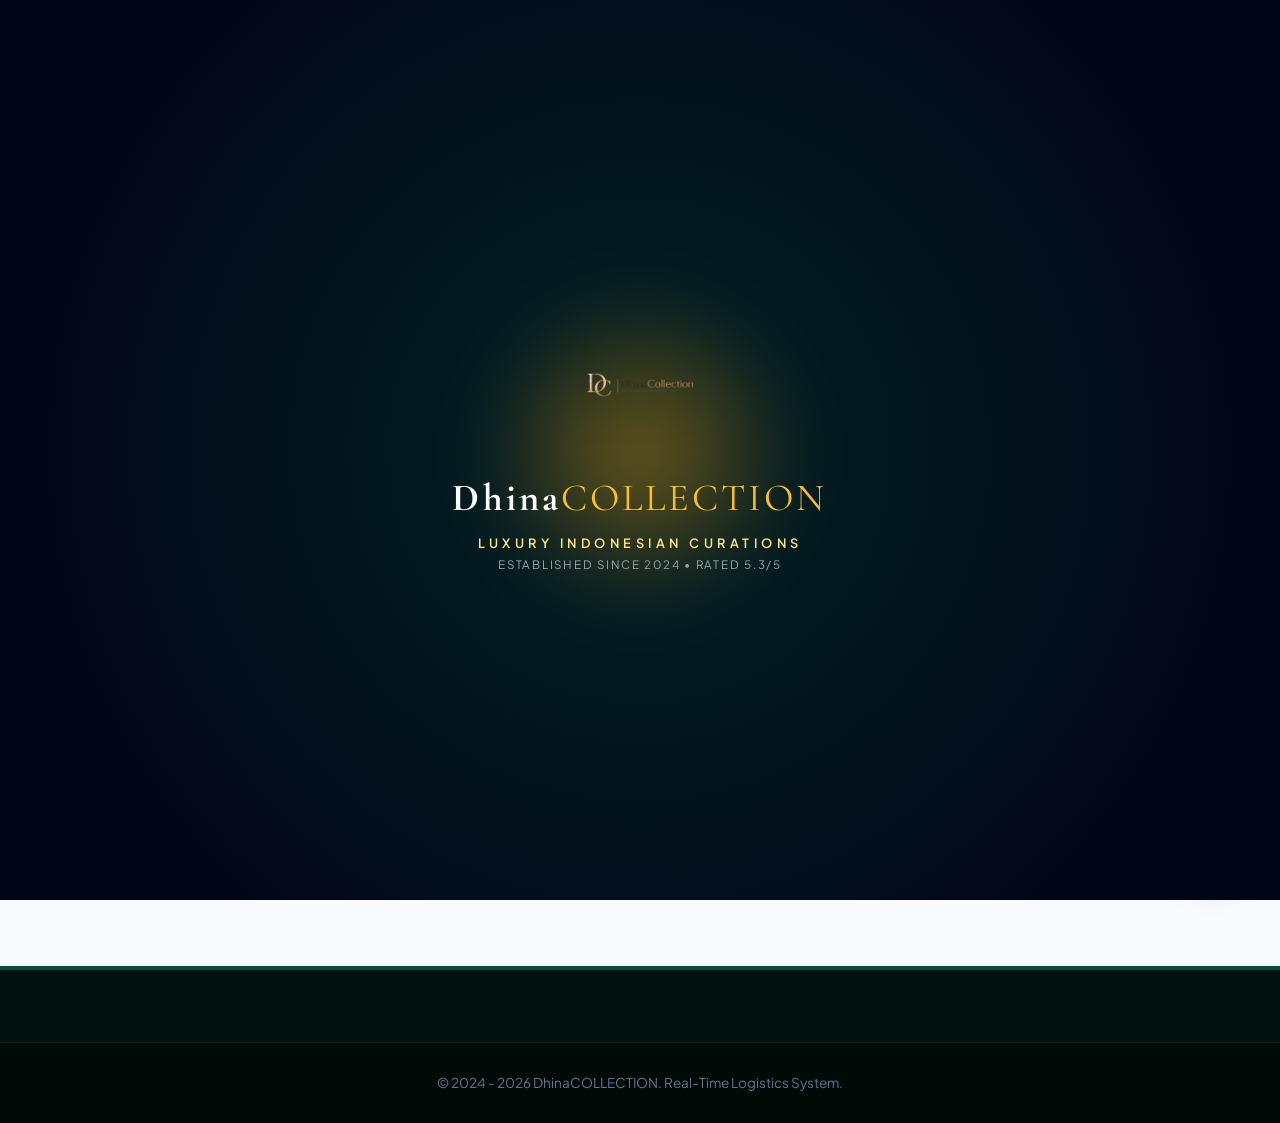
<file: tracking.html>
<!DOCTYPE html>
<html lang="id">
<head>
  <meta charset="UTF-8">
  <meta name="viewport" content="width=device-width, initial-scale=1.0">
  <title>Lacak Pesanan Pengiriman | DhinaCOLLECTION</title>
  <link rel="icon" type="image/svg+xml" href="favicon.svg">
  <link rel="stylesheet" href="assets/css/styles.css">
</head>
<body>

  <!-- Top Announcement Bar -->
  <div class="top-bar">
    <div class="top-bar-ticker">
      <span class="top-bar-badge">SISTEM RESI REAL-TIME</span>
      <span>⭐ Pantau Status Kurir Pengiriman 24/7 Dari Gudang Jakarta Timur</span>
    </div>
    <div class="top-bar-links">
      <a href="https://www.tiktok.com/@dnnisa6" target="_blank"><svg class="icon-svg" viewBox="0 0 24 24" fill="none" stroke="currentColor" stroke-width="1.8" stroke-linecap="round" stroke-linejoin="round"><path d="M9 12a4 4 0 1 0 4 4V4a5 5 0 0 0 5 5"></path></svg> <span>TikTok @dnnisa6</span></a>
    </div>
  </div>

  <!-- Header -->
  <header class="navbar-sticky">
    <div class="navbar-container">
      <a href="index.html" class="brand-logo">
        <img src="assets/logo/logo.svg" alt="DhinaCOLLECTION Logo">
      </a>

      <div class="nav-actions">
        <a href="wishlist.html" class="nav-icon-btn" title="Wishlist">♥ <span class="badge-count wishlist-badge-count">0</span></a>
        <a href="cart.html" class="nav-icon-btn" title="Keranjang"><svg class="icon-svg" viewBox="0 0 24 24" fill="none" stroke="currentColor" stroke-width="1.8" stroke-linecap="round" stroke-linejoin="round"><path d="M6 2L3 6v14a2 2 0 0 0 2 2h14a2 2 0 0 0 2-2V6l-3-4z"></path><line x1="3" y1="6" x2="21" y2="6"></line><path d="M16 10a4 4 0 0 1-8 0"></path></svg> <span class="badge-count cart-badge-count">0</span></a>
        <a href="login.html" class="user-account-link"><svg class="icon-svg" viewBox="0 0 24 24" fill="none" stroke="currentColor" stroke-width="1.8" stroke-linecap="round" stroke-linejoin="round"><path d="M20 21v-2a4 4 0 0 0-4-4H8a4 4 0 0 0-4 4v2"></path><circle cx="12" cy="7" r="4"></circle></svg> <span>Akun</span></a>
      </div>
    </div>
  </header>

  <div class="section-padding" style="background:var(--slate-50); min-height:80vh;">
    <div class="section-container" style="max-width:800px;">
      
      <div style="text-align:center; margin-bottom:2.5rem;">
        <span style="color:var(--emerald-700); font-weight:800; font-size:0.85rem; letter-spacing:2px; text-transform:uppercase;">TRACKING CENTER</span>
        <h1 style="font-family:var(--font-serif); font-size:2.2rem; font-weight:800; color:var(--slate-900); margin-top:0.25rem;">
          Lacak Status Pesanan Anda
        </h1>
        <p style="color:var(--slate-500); font-size:0.95rem; margin-top:0.5rem;">
          Masukkan Nomor Resi / ID Pesanan Anda (contoh: <strong>DC-20260721-889</strong>)
        </p>
      </div>

      <!-- Tracking Search Box -->
      <div style="background:var(--white); border:1px solid var(--slate-200); border-radius:var(--radius-xl); padding:1.5rem; box-shadow:var(--shadow-sm); margin-bottom:2rem;">
        <div style="display:flex; gap:0.75rem;">
          <input type="text" id="track-id-input" value="DC-20260721-889" placeholder="Masukkan ID Pesanan..." style="flex:1; padding:0.85rem 1.25rem; border:1px solid var(--slate-300); border-radius:var(--radius-full); font-size:1rem; outline:none; font-weight:700; color:var(--emerald-900);">
          <button onclick="trackOrderSim()" class="btn-primary-gold" style="padding:0.85rem 2rem;">
            Lacak Resi 🔍
          </button>
        </div>
      </div>

      <!-- Tracking Result Stepper Box -->
      <div id="tracking-result-box" style="background:var(--white); border:1px solid var(--slate-200); border-radius:var(--radius-xl); padding:2rem; box-shadow:var(--shadow-md);">
        
        <div style="display:flex; justify-content:space-between; align-items:center; border-bottom:1px solid var(--slate-200); padding-bottom:1rem; margin-bottom:1.5rem;">
          <div>
            <div style="font-size:0.8rem; color:var(--slate-500);">Nomor Resi Paket</div>
            <div style="font-size:1.15rem; font-weight:800; color:var(--emerald-800);" id="trk-res-id">DC-20260721-889</div>
          </div>
          <div style="text-align:right;">
            <div style="font-size:0.8rem; color:var(--slate-500);">Ekspedisi</div>
            <div style="font-weight:800; color:var(--slate-900);">JNE Reguler Express</div>
          </div>
        </div>

        <!-- Progress Timeline Steps -->
        <div style="display:flex; justify-content:space-between; margin-bottom:2rem; position:relative; padding:0 1rem;">
          <div style="position:absolute; top:18px; left:10%; right:10%; height:4px; background:var(--emerald-600); z-index:1;"></div>
          
          <div style="position:relative; z-index:2; text-align:center;">
            <div style="width:36px; height:36px; border-radius:50%; background:var(--emerald-700); color:#fff; font-weight:800; display:flex; align-items:center; justify-content:center; margin:0 auto 0.5rem;">✓</div>
            <div style="font-size:0.8rem; font-weight:800; color:var(--slate-900);">Pesanan Dibuat</div>
          </div>

          <div style="position:relative; z-index:2; text-align:center;">
            <div style="width:36px; height:36px; border-radius:50%; background:var(--emerald-700); color:#fff; font-weight:800; display:flex; align-items:center; justify-content:center; margin:0 auto 0.5rem;">✓</div>
            <div style="font-size:0.8rem; font-weight:800; color:var(--slate-900);">Dikemas Gudang</div>
          </div>

          <div style="position:relative; z-index:2; text-align:center;">
            <div style="width:36px; height:36px; border-radius:50%; background:var(--emerald-700); color:#fff; font-weight:800; display:flex; align-items:center; justify-content:center; margin:0 auto 0.5rem;">🚛</div>
            <div style="font-size:0.8rem; font-weight:800; color:var(--emerald-800);">Dalam Pengiriman</div>
          </div>

          <div style="position:relative; z-index:2; text-align:center;">
            <div style="width:36px; height:36px; border-radius:50%; background:var(--slate-200); color:var(--slate-500); font-weight:800; display:flex; align-items:center; justify-content:center; margin:0 auto 0.5rem;">🏠</div>
            <div style="font-size:0.8rem; font-weight:700; color:var(--slate-500);">Tiba di Alamat</div>
          </div>
        </div>

        <!-- History Timeline List -->
        <div style="display:flex; flex-direction:column; gap:1.25rem; border-top:1px solid var(--slate-100); padding-top:1.5rem;" id="trk-timeline-list">
          <div style="display:flex; gap:1rem; font-size:0.85rem;">
            <div style="color:var(--emerald-700); font-weight:800; min-width:130px;">21 Jul 2026 14:20</div>
            <div style="color:var(--slate-800); font-weight:700;">Paket sedang dibawa oleh kurir express menuju alamat penerima (Jakarta Timur).</div>
          </div>
          <div style="display:flex; gap:1rem; font-size:0.85rem;">
            <div style="color:var(--slate-500); min-width:130px;">21 Jul 2026 09:15</div>
            <div style="color:var(--slate-600);">Paket telah tiba di Sortation Hub Jatinegara, Jakarta Timur.</div>
          </div>
          <div style="display:flex; gap:1rem; font-size:0.85rem;">
            <div style="color:var(--slate-500); min-width:130px;">20 Jul 2026 18:00</div>
            <div style="color:var(--slate-600);">Paket telah diserahterimakan dari Gudang Utama DhinaCOLLECTION ke Ekspedisi JNE.</div>
          </div>
        </div>

      </div>

    </div>
  </div>

  <footer class="site-footer">
    <div class="footer-bottom">
      &copy; 2024 - 2026 DhinaCOLLECTION. Real-Time Logistics System.
    </div>
  </footer>

  <script src="assets/js/products-data.js"></script>
  <script src="assets/js/app.js"></script>
  <script src="assets/js/chatbot.js"></script>

  <script>
    function trackOrderSim() {
      const val = document.getElementById('track-id-input').value.trim();
      if (!val) {
        showToast("Mohon masukkan ID Pesanan.", "error");
        return;
      }
      document.getElementById('trk-res-id').textContent = val;
      showToast("Data status pengiriman berhasil diperbarui!", "success");
    }
  </script>
  <script src="assets/js/animations.js"></script>
</body>
</html>
</file>
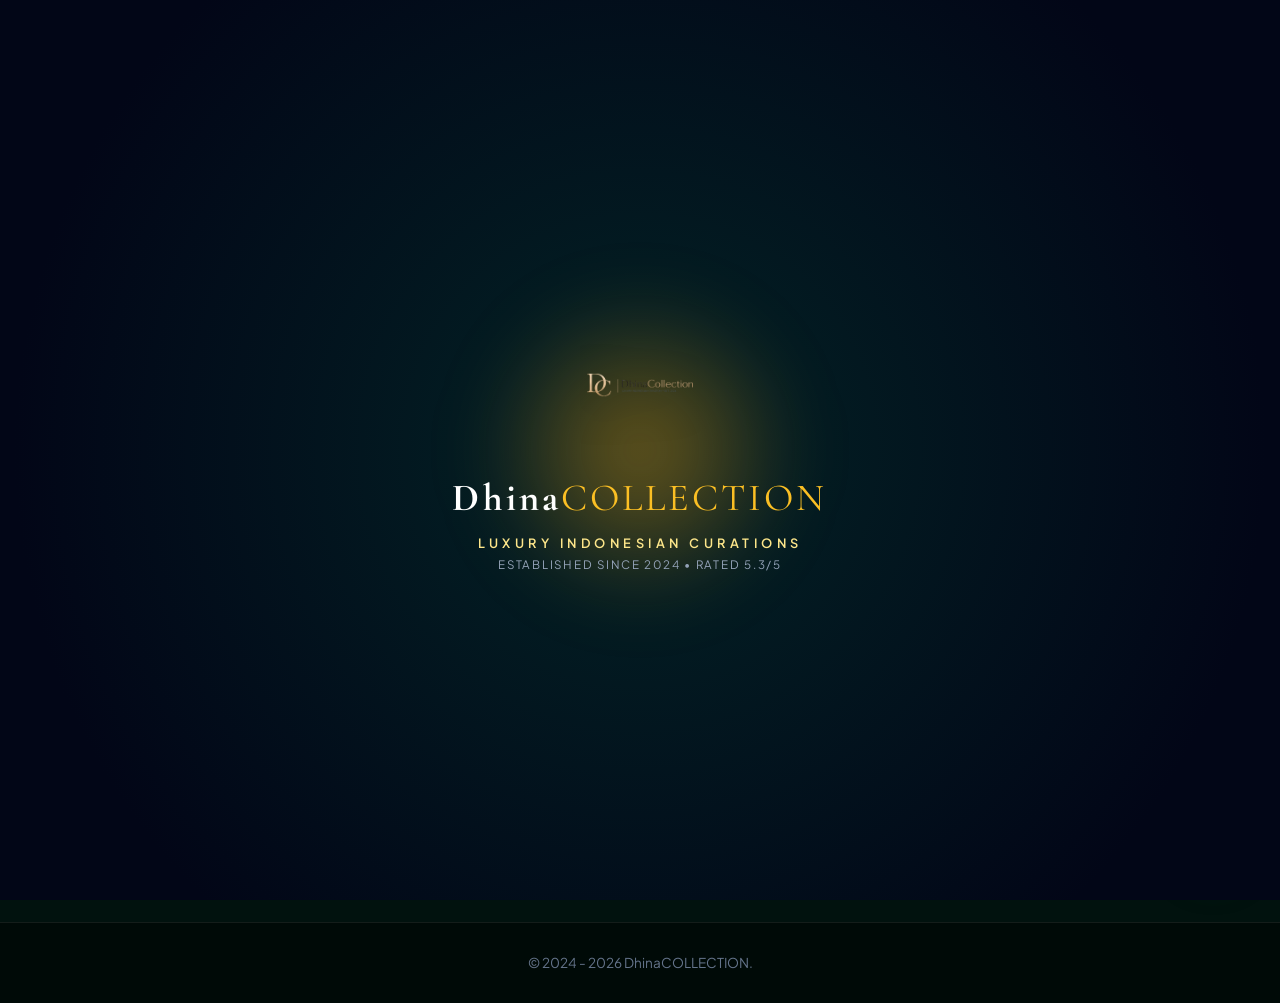
<file: wishlist.html>
<!DOCTYPE html>
<html lang="id">
<head>
  <meta charset="UTF-8">
  <meta name="viewport" content="width=device-width, initial-scale=1.0">
  <title>Wishlist Produk Favorit | DhinaCOLLECTION</title>
  <link rel="icon" type="image/svg+xml" href="favicon.svg">
  <link rel="stylesheet" href="assets/css/styles.css">
</head>
<body>

  <!-- Top Announcement Bar -->
  <div class="top-bar">
    <div class="top-bar-ticker">
      <span class="top-bar-badge">WISHLIST SAYA</span>
      <span>⭐ Simpan Produk Favorit Anda & Dapatkan Notifikasi Diskon Spesial</span>
    </div>
    <div class="top-bar-links">
      <a href="https://www.tiktok.com/@dnnisa6" target="_blank"><svg class="icon-svg" viewBox="0 0 24 24" fill="none" stroke="currentColor" stroke-width="1.8" stroke-linecap="round" stroke-linejoin="round"><path d="M9 12a4 4 0 1 0 4 4V4a5 5 0 0 0 5 5"></path></svg> <span>TikTok @dnnisa6</span></a>
    </div>
  </div>

  <!-- Header -->
  <header class="navbar-sticky">
    <div class="navbar-container">
      <a href="index.html" class="brand-logo">
        <img src="assets/logo/logo.svg" alt="DhinaCOLLECTION Logo">
      </a>

      <div class="nav-search-box">
        <div class="search-input-group">
          <input type="text" class="search-input" placeholder="Cari 300+ produk...">
          <button class="search-btn"><svg class="icon-svg" viewBox="0 0 24 24" fill="none" stroke="currentColor" stroke-width="1.8" stroke-linecap="round" stroke-linejoin="round"><circle cx="11" cy="11" r="8"></circle><line x1="21" y1="21" x2="16.65" y2="16.65"></line></svg></button>
        </div>
      </div>

      <div class="nav-actions">
        <a href="wishlist.html" class="nav-icon-btn" title="Wishlist">♥ <span class="badge-count wishlist-badge-count">0</span></a>
        <a href="cart.html" class="nav-icon-btn" title="Keranjang"><svg class="icon-svg" viewBox="0 0 24 24" fill="none" stroke="currentColor" stroke-width="1.8" stroke-linecap="round" stroke-linejoin="round"><path d="M6 2L3 6v14a2 2 0 0 0 2 2h14a2 2 0 0 0 2-2V6l-3-4z"></path><line x1="3" y1="6" x2="21" y2="6"></line><path d="M16 10a4 4 0 0 1-8 0"></path></svg> <span class="badge-count cart-badge-count">0</span></a>
        <a href="login.html" class="user-account-link"><svg class="icon-svg" viewBox="0 0 24 24" fill="none" stroke="currentColor" stroke-width="1.8" stroke-linecap="round" stroke-linejoin="round"><path d="M20 21v-2a4 4 0 0 0-4-4H8a4 4 0 0 0-4 4v2"></path><circle cx="12" cy="7" r="4"></circle></svg> <span>Akun</span></a>
      </div>
    </div>
  </header>

  <!-- Wishlist Container -->
  <div class="section-padding" style="background:var(--slate-50); min-height:80vh;">
    <div class="section-container">
      
      <!-- Breadcrumb -->
      <div style="margin-bottom:1.5rem; font-size:0.875rem; color:var(--slate-500);">
        <a href="index.html">Beranda</a> &gt; <span style="color:var(--emerald-800); font-weight:700;">Wishlist Favorit</span>
      </div>

      <div style="display:flex; justify-content:space-between; align-items:center; margin-bottom:1.5rem;">
        <h1 style="font-family:var(--font-serif); font-size:2rem; font-weight:800; color:var(--slate-900);">
          Produk Wishlist Pilihan Anda
        </h1>
        <button onclick="DhinaState.wishlist = []; DhinaState.saveWishlist(); WishlistManager.renderWishlistPage();" style="color:#DC2626; font-size:0.85rem; font-weight:700;">
          🗑️ Hapus Semua
        </button>
      </div>

      <div class="products-grid" id="wishlist-grid-container">
        <!-- JS Rendered Saved Products -->
      </div>

    </div>
  </div>

  <!-- Footer -->
  <footer class="site-footer">
    <div class="footer-bottom">
      &copy; 2024 - 2026 DhinaCOLLECTION.
    </div>
  </footer>

  <script src="assets/js/products-data.js"></script>
  <script src="assets/js/app.js"></script>
  <script src="assets/js/cart.js"></script>
  <script src="assets/js/wishlist.js"></script>
  <script src="assets/js/chatbot.js"></script>
  <script src="assets/js/animations.js"></script>
</body>
</html>
</file>
<file: assets/css/styles.css>
/* 
  DhinaCOLLECTION - International Ultra-Luxury Master Stylesheet (2026 Edition)
  Primary Palette: Deep Emerald (#044E3B) & Warm Gold (#D97706 / #F59E0B)
  Design Standards: Apple, Dior, Aesop, Shopify Plus Tier
*/

@import url('https://fonts.googleapis.com/css2?family=Cormorant+Garamond:ital,wght@0,300;0,400;0,500;0,600;0,700;1,400;1,500&family=Bodoni+Moda:ital,opsz,wght@0,6..96,400;0,6..96,500;0,6..96,600;1,6..96,400;1,500&family=Playfair+Display:ital,wght@0,400;0,500;0,600;0,700;1,400&family=Plus+Jakarta+Sans:ital,wght@0,300;0,400;0,500;0,600;0,700;1,300;1,400&family=Inter:wght@300;400;500;600&display=swap');

:root {
  /* Brand Color Palette */
  --emerald-950: #011C16;
  --emerald-900: #022C22;
  --emerald-800: #044E3B;
  --emerald-700: #047857;
  --emerald-600: #059669;
  --emerald-500: #10B981;
  --emerald-100: #D1FAE5;
  --emerald-50: #ECFDF5;

  --gold-600: #B45309;
  --gold-500: #D97706;
  --gold-400: #F59E0B;
  --gold-300: #FBBF24;
  --gold-200: #FDE68A;
  --gold-100: #FEF3C7;

  --slate-950: #020617;
  --slate-900: #0F172A;
  --slate-800: #1E293B;
  --slate-700: #334155;
  --slate-600: #475569;
  --slate-500: #64748B;
  --slate-400: #94A3B8;
  --slate-300: #CBD5E1;
  --slate-200: #E2E8F0;
  --slate-100: #F1F5F9;
  --slate-50: #F8FAFC;

  --white: #FFFFFF;
  --black: #000000;

  /* High-Contrast Luxury Typography System */
  --font-main: 'Plus Jakarta Sans', 'Inter', system-ui, -apple-system, sans-serif;
  --font-serif: 'Cormorant Garamond', 'Bodoni Moda', 'Playfair Display', Georgia, serif;

  /* Radius System */
  --radius-xs: 0.35rem;
  --radius-sm: 0.65rem;
  --radius-md: 0.95rem;
  --radius-lg: 1.35rem;
  --radius-xl: 2.2rem;
  --radius-full: 9999px;

  /* Shadows */
  --shadow-subtle: 0 4px 14px rgba(15, 23, 42, 0.03);
  --shadow-soft: 0 12px 28px -6px rgba(4, 120, 87, 0.08), 0 8px 16px -6px rgba(0, 0, 0, 0.03);
  --shadow-elevated: 0 22px 45px -12px rgba(4, 120, 87, 0.16), 0 12px 24px -8px rgba(0, 0, 0, 0.06);

  --ease-fluid: cubic-bezier(0.16, 1, 0.3, 1);
  --transition-fast: all 0.22s var(--ease-fluid);
  --transition-smooth: all 0.35s var(--ease-fluid);
}

/* Base Reset & Smooth Rendering */
*, *::before, *::after {
  box-sizing: border-box;
  margin: 0;
  padding: 0;
}

html {
  scroll-behavior: smooth;
  font-size: 16px;
  text-rendering: optimizeLegibility;
  -webkit-font-smoothing: antialiased;
  -moz-osx-font-smoothing: grayscale;
}

body {
  font-family: var(--font-main);
  background-color: var(--slate-50);
  color: var(--slate-800);
  line-height: 1.75;
  overflow-x: hidden;
  position: relative;
  opacity: 1;
}

a {
  color: inherit;
  text-decoration: none;
  transition: var(--transition-fast);
}

button {
  cursor: pointer;
  border: none;
  background: none;
  font-family: inherit;
  position: relative;
  overflow: hidden;
  transition: var(--transition-fast);
}

img, svg {
  display: block;
  max-width: 100%;
  height: auto;
}

/* Vector SVG Outline Icon System */
.icon-svg {
  width: 20px;
  height: 20px;
  stroke-width: 1.8px;
  stroke-linecap: round;
  stroke-linejoin: round;
  display: inline-block;
  vertical-align: middle;
  transition: transform 0.3s var(--ease-fluid), stroke 0.3s var(--ease-fluid);
}

.feature-icon-svg {
  width: 22px;
  height: 22px;
  stroke: var(--gold-400);
  stroke-width: 1.8px;
  flex-shrink: 0;
}

.trust-svg {
  width: 24px;
  height: 24px;
  color: var(--emerald-800);
}

.cat-svg {
  width: 18px;
  height: 18px;
}

/* Glassmorphism Soft Icon Containers */
.icon-glass-container {
  display: inline-flex;
  align-items: center;
  justify-content: center;
  width: 48px;
  height: 48px;
  border-radius: 20px;
  background: rgba(255, 255, 255, 0.88);
  backdrop-filter: blur(14px);
  -webkit-backdrop-filter: blur(14px);
  border: 1px solid rgba(226, 232, 240, 0.8);
  box-shadow: 0 6px 16px rgba(15, 23, 42, 0.04);
  transition: transform 0.3s var(--ease-fluid), box-shadow 0.3s var(--ease-fluid), border-color 0.3s var(--ease-fluid);
}

.icon-glass-container:hover {
  transform: translateY(-3px) scale(1.06);
  border-color: rgba(4, 120, 87, 0.35);
  background: rgba(236, 253, 245, 0.9);
  box-shadow: 0 12px 28px -5px rgba(4, 120, 87, 0.16);
}

.icon-glass-container:hover .icon-svg {
  color: var(--emerald-800);
  transform: scale(1.08);
}

/* 1. CINEMATIC 2-SECOND INTRO OVERLAY */
.cinematic-intro-overlay {
  position: fixed;
  inset: 0;
  background: var(--slate-950);
  z-index: 999999;
  display: flex;
  align-items: center;
  justify-content: center;
  overflow: hidden;
  transition: opacity 0.7s var(--ease-fluid), filter 0.7s var(--ease-fluid);
}

.cinematic-intro-overlay.intro-fade-out {
  opacity: 0;
  filter: blur(16px);
  pointer-events: none;
}

.intro-dark-veil {
  position: absolute;
  inset: 0;
  background: radial-gradient(circle at 50% 50%, rgba(4, 78, 59, 0.4) 0%, rgba(2, 6, 23, 0.95) 80%);
}

.intro-gold-glow {
  position: absolute;
  width: 320px;
  height: 320px;
  border-radius: 50%;
  background: radial-gradient(circle, rgba(245, 158, 11, 0.45) 0%, rgba(4, 120, 87, 0) 70%);
  filter: blur(35px);
  animation: introGlowPulse 2s infinite ease-in-out;
}

@keyframes introGlowPulse {
  0%, 100% { opacity: 0.3; transform: scale(0.9); }
  50% { opacity: 0.8; transform: scale(1.2); }
}

.intro-emblem-box {
  position: relative;
  z-index: 10;
  display: flex;
  flex-direction: column;
  align-items: center;
  text-align: center;
  gap: 1.25rem;
}

.intro-logo-container {
  position: relative;
  width: 120px;
  height: 120px;
  overflow: hidden;
}

.intro-logo-img {
  width: 100%;
  height: 100%;
  object-fit: contain;
  filter: drop-shadow(0 10px 20px rgba(0,0,0,0.5));
}

.intro-shimmer-sweep {
  position: absolute;
  top: 0;
  left: -100%;
  width: 100%;
  height: 100%;
  background: linear-gradient(90deg, transparent, rgba(253, 230, 138, 0.6), transparent);
  transform: skewX(-25deg);
  transition: left 1s ease-in-out;
}

.cinematic-intro-overlay.intro-shimmer-active .intro-shimmer-sweep {
  left: 200%;
}

.intro-brand-name {
  font-family: var(--font-serif);
  font-size: 2.4rem;
  font-weight: 700;
  color: var(--white);
  letter-spacing: 0.08em;
}

.intro-gold-text {
  color: var(--gold-300);
  font-weight: 400;
}

.intro-subtitle {
  font-size: 0.8rem;
  font-weight: 600;
  color: var(--gold-200);
  letter-spacing: 0.35em;
  text-transform: uppercase;
}

.intro-establishment {
  font-size: 0.725rem;
  color: var(--slate-400);
  letter-spacing: 0.15em;
}

/* 2. TOP ANNOUNCEMENT BAR */
.top-bar {
  background: #022018;
  color: var(--gold-200);
  padding: 0.55rem 2.5rem;
  font-size: 0.8rem;
  font-weight: 500;
  letter-spacing: 0.03em;
  display: flex;
  justify-content: space-between;
  align-items: center;
  position: relative;
  z-index: 1000;
  border-bottom: 1px solid rgba(245, 158, 11, 0.15);
}

.top-bar-ticker {
  display: flex;
  align-items: center;
  gap: 0.85rem;
}

.top-bar-badge {
  background: #044e3b;
  border: 1px solid #10b981;
  color: #ffffff;
  font-size: 0.68rem;
  padding: 0.2rem 0.65rem;
  border-radius: var(--radius-full);
  font-weight: 700;
  letter-spacing: 0.1em;
}

.top-bar-links {
  display: flex;
  gap: 1.5rem;
  align-items: center;
}

.top-bar-links a {
  color: var(--slate-300);
  display: flex;
  align-items: center;
  gap: 0.45rem;
  transition: var(--transition-fast);
}

.top-bar-links a:hover {
  color: var(--gold-300);
}

.top-bar-links a:hover .icon-svg {
  transform: translateY(-2px) scale(1.08);
  color: var(--gold-300);
}

/* 3. GLASSMORPHISM NAVBAR HEADER */
.navbar-sticky {
  position: sticky;
  top: 0;
  z-index: 999;
  background: rgba(255, 255, 255, 0.95);
  backdrop-filter: blur(24px);
  -webkit-backdrop-filter: blur(24px);
  border-bottom: 1px solid var(--slate-200);
  box-shadow: var(--shadow-subtle);
  transition: var(--transition-smooth);
}

.navbar-sticky.is-scrolled {
  background: rgba(255, 255, 255, 0.97);
  box-shadow: var(--shadow-soft);
  border-bottom-color: var(--emerald-100);
}

.navbar-container {
  max-width: 1440px;
  margin: 0 auto;
  padding: 0.85rem 2.5rem;
  display: flex;
  align-items: center;
  justify-content: space-between;
  gap: 2rem;
}

.brand-logo {
  display: flex;
  align-items: center;
  gap: 0.5rem;
  height: 52px;
  transition: transform 0.3s var(--ease-fluid);
}

.brand-logo:hover {
  transform: scale(1.02);
}

.brand-logo img, .brand-logo svg {
  height: 100%;
  width: auto;
  object-fit: contain;
}

.nav-search-box {
  flex: 1;
  max-width: 580px;
  position: relative;
}

.search-input-group {
  position: relative;
  display: flex;
  align-items: center;
}

.search-input {
  width: 100%;
  padding: 0.8rem 3.5rem 0.8rem 1.4rem;
  background: var(--slate-100);
  border: 1.5px solid transparent;
  border-radius: var(--radius-full);
  font-size: 0.925rem;
  color: var(--slate-900);
  font-weight: 400;
  outline: none;
  transition: var(--transition-smooth);
}

.search-input:focus {
  background: var(--white);
  border-color: var(--emerald-600);
  box-shadow: 0 0 0 5px rgba(5, 150, 105, 0.12);
}

.search-btn {
  position: absolute;
  right: 0.4rem;
  background: #044e3b;
  color: var(--white);
  width: 38px;
  height: 38px;
  border-radius: 50%;
  display: flex;
  align-items: center;
  justify-content: center;
  transition: var(--transition-fast);
}

.search-btn:hover {
  background: #065f46;
  transform: scale(1.08);
}

.nav-actions {
  display: flex;
  align-items: center;
  gap: 1.25rem;
}

.nav-icon-btn {
  position: relative;
  display: flex;
  align-items: center;
  justify-content: center;
  width: 44px;
  height: 44px;
  border-radius: var(--radius-full);
  background: var(--white);
  border: 1px solid var(--slate-200);
  color: var(--slate-700);
  font-size: 1.25rem;
  transition: var(--transition-fast);
}

.nav-icon-btn:hover {
  color: var(--emerald-800);
  border-color: var(--emerald-500);
  transform: translateY(-2px) scale(1.05);
}

.badge-count {
  position: absolute;
  top: -5px;
  right: -5px;
  background: #f59e0b;
  color: #000;
  font-size: 0.725rem;
  font-weight: 800;
  width: 22px;
  height: 22px;
  border-radius: 50%;
  display: flex;
  align-items: center;
  justify-content: center;
  animation: badgeBreathing 3s infinite ease-in-out;
}

@keyframes badgeBreathing {
  0%, 100% { transform: scale(1); }
  50% { transform: scale(1.12); }
}

.user-account-link {
  display: flex;
  align-items: center;
  gap: 0.6rem;
  padding: 0.55rem 1.3rem;
  background: var(--slate-100);
  border: 1px solid var(--slate-200);
  border-radius: var(--radius-full);
  color: var(--slate-800);
  font-size: 0.875rem;
  font-weight: 600;
}

.user-account-link:hover {
  background: #044e3b;
  color: var(--white);
  border-color: #044e3b;
}

/* Category Sub-Header Navigation */
.cat-nav-bar {
  background: var(--white);
  border-bottom: 1px solid var(--slate-200);
  padding: 0.6rem 2.5rem;
}

.cat-nav-container {
  max-width: 1440px;
  margin: 0 auto;
  display: flex;
  align-items: center;
  gap: 0.85rem;
  overflow-x: auto;
  scrollbar-width: none;
}

.cat-nav-container::-webkit-scrollbar {
  display: none;
}

.cat-chip {
  white-space: nowrap;
  font-size: 0.875rem;
  font-weight: 500;
  color: var(--slate-700);
  padding: 0.5rem 1.2rem;
  border-radius: var(--radius-full);
  display: flex;
  align-items: center;
  gap: 0.5rem;
  background: var(--white);
  border: 1px solid var(--slate-200);
  transition: var(--transition-fast);
}

.cat-chip:hover, .cat-chip.active {
  background: #044e3b;
  color: var(--white);
  border-color: #044e3b;
  transform: translateY(-2px);
}

.cat-chip.special {
  background: #fef3c7;
  color: #d97706;
  border-color: #fde68a;
  font-weight: 600;
}

/* 4. LUXURY MULTI-LAYER HERO SECTION WITH REALISTIC AI PHOTOGRAPHY */
.hero-wrapper {
  position: relative;
  background-image: linear-gradient(to right, rgba(2, 6, 23, 0.86) 0%, rgba(2, 6, 23, 0.50) 55%, rgba(2, 6, 23, 0.15) 100%), url('../images/hero-luxury-lifestyle.jpg');
  background-size: cover;
  background-position: center center;
  color: var(--white);
  padding: 5.5rem 2.5rem 7.5rem;
  overflow: hidden;
  animation: kenBurnsZoom 24s infinite alternate ease-in-out;
}

@keyframes kenBurnsZoom {
  0% { background-size: cover; }
  100% { background-size: 110% cover; }
}

.hero-grid {
  max-width: 1440px;
  margin: 0 auto;
  display: grid;
  grid-template-columns: 1.15fr 0.85fr;
  gap: 3.5rem;
  align-items: center;
  position: relative;
  z-index: 2;
}

.hero-content {
  display: flex;
  flex-direction: column;
  gap: 1.6rem;
}

.hero-pill {
  display: inline-flex;
  align-items: center;
  gap: 0.5rem;
  padding: 0.45rem 1.3rem;
  background: rgba(255, 255, 255, 0.9);
  border: 1px solid rgba(255, 255, 255, 0.6);
  border-radius: var(--radius-full);
  color: var(--gold-300);
  font-size: 0.8rem;
  font-weight: 700;
  letter-spacing: 0.12em;
  width: fit-content;
}

/* Staggered Line Headline Serif */
.hero-title {
  font-family: var(--font-serif);
  font-size: 4.25rem;
  line-height: 1.08;
  font-weight: 500;
  letter-spacing: 0.02em;
  color: #ffffff;
  text-shadow: 0 4px 24px rgba(0,0,0,0.5);
  font-feature-settings: "kern" 1, "liga" 1;
}

.hero-stagger-item {
  opacity: 0;
  transform: translateY(25px);
  transition: opacity 0.85s var(--ease-fluid), transform 0.85s var(--ease-fluid);
}

.hero-stagger-item.stagger-visible {
  opacity: 1;
  transform: translateY(0px);
}

/* Metallic Warm Gold Gradient */
.text-gold-gradient {
  background: linear-gradient(135deg, #fef08a 0%, #f59e0b 50%, #d97706 100%);
  -webkit-background-clip: text;
  -webkit-text-fill-color: transparent;
  font-family: var(--font-serif);
  font-weight: 500;
  font-style: normal;
}

.hero-desc {
  font-size: 1.05rem;
  color: rgba(255, 255, 255, 0.88);
  max-width: 580px;
  line-height: 1.8;
  font-weight: 300;
  text-shadow: 0 2px 10px rgba(0,0,0,0.6);
}

.hero-features-row {
  display: flex;
  align-items: center;
  gap: 1.25rem;
  font-size: 0.85rem;
  color: var(--white);
  font-weight: 600;
  flex-wrap: wrap;
}

.hero-feature-item {
  display: flex;
  align-items: center;
  gap: 0.45rem;
  background: rgba(0, 0, 0, 0.3);
  padding: 0.38rem 0.95rem;
  border-radius: var(--radius-full);
  backdrop-filter: blur(10px);
  border: 1px solid rgba(255, 255, 255, 0.18);
}

.hero-cta-group {
  display: flex;
  gap: 1.2rem;
  flex-wrap: wrap;
  margin-top: 0.5rem;
}

/* Deep Emerald Button */
.btn-primary-gold {
  background: #044e3b;
  color: #ffffff;
  font-size: 0.975rem;
  font-weight: 600;
  padding: 1rem 2.25rem;
  border-radius: var(--radius-full);
  border: 1px solid #10b981;
  display: inline-flex;
  align-items: center;
  gap: 0.7rem;
  box-shadow: 0 10px 30px rgba(4, 78, 59, 0.45);
}

.btn-primary-gold:hover {
  background: #065f46;
  transform: translateY(-3px);
  box-shadow: 0 15px 35px rgba(4, 78, 59, 0.6);
}

.btn-secondary-outline {
  border: 1.5px solid rgba(255, 255, 255, 0.4);
  background: rgba(255, 255, 255, 0.12);
  color: var(--white);
  font-size: 0.975rem;
  font-weight: 600;
  padding: 0.95rem 2rem;
  border-radius: var(--radius-full);
  backdrop-filter: blur(12px);
  display: inline-flex;
  align-items: center;
  gap: 0.7rem;
}

.btn-secondary-outline:hover {
  background: rgba(255, 255, 255, 0.24);
  border-color: var(--white);
  transform: translateY(-3px);
}

/* HERO SHOWCASE CARD (ZERO WHITE GRID SIDE PADDING) */
.hero-card-showcase {
  position: relative;
  width: 100%;
  height: 480px;
}

.hero-slide-card {
  position: absolute;
  inset: 0;
  background: rgba(255, 255, 255, 0.9);
  border: 1px solid rgba(255, 255, 255, 0.6);
  border-radius: var(--radius-xl);
  padding: 0;
  box-shadow: 0 30px 60px rgba(0, 0, 0, 0.3);
  display: flex;
  flex-direction: column;
  justify-content: space-between;
  overflow: hidden;
  transition: transform 0.5s var(--ease-fluid);
}

.hero-slide-badge {
  position: absolute;
  top: 1.25rem;
  left: 1.25rem;
  background: #044e3b;
  color: var(--white);
  padding: 0.4rem 1.1rem;
  border-radius: var(--radius-full);
  font-weight: 700;
  font-size: 0.75rem;
  letter-spacing: 0.12em;
  z-index: 5;
}

.hero-slide-img-box {
  position: relative;
  width: 100%;
  flex: 1;
  overflow: hidden;
  perspective: 1000px;
  will-change: transform;
}

.hero-slide-img-box img {
  width: 100%;
  height: 100%;
  object-fit: cover;
  will-change: transform;
  backface-visibility: hidden;
  transform-style: preserve-3d;
  transition: transform 600ms cubic-bezier(0.22, 1, 0.36, 1);
}



.hero-slide-info {
  background: #ffffff;
  border-radius: 0;
  padding: 1.25rem 1.5rem;
  display: flex;
  align-items: center;
  justify-content: space-between;
  box-shadow: 0 12px 32px rgba(0,0,0,0.12);
  margin-top: 0;
}

.hero-slide-title {
  font-size: 1.1rem;
  font-weight: 700;
  color: var(--slate-900);
}

.hero-slide-price {
  font-size: 1.35rem;
  font-weight: 800;
  color: #044e3b;
}

/* 5. FLOATING TRUST BAR BELOW HERO */
.trust-floating-wrapper {
  max-width: 1400px;
  margin: -2.5rem auto 3.5rem;
  padding: 0 2.5rem;
  position: relative;
  z-index: 10;
}

.trust-floating-card {
  background: #ffffff;
  border-radius: var(--radius-xl);
  padding: 1.5rem 2rem;
  box-shadow: 0 20px 45px rgba(0, 0, 0, 0.06);
  border: 1px solid var(--slate-200);
  display: grid;
  grid-template-columns: repeat(auto-fit, minmax(200px, 1fr));
  gap: 1.5rem;
}

.trust-item-box {
  display: flex;
  align-items: center;
  gap: 1rem;
}

.trust-title-text {
  font-size: 0.95rem;
  font-weight: 700;
  color: var(--slate-900);
}

.trust-sub-text {
  font-size: 0.8rem;
  color: var(--slate-500);
}

/* 6. PRODUCT CARDS & SECTION HEADERS */
.section-padding {
  padding: 4.5rem 2.5rem;
}

.section-container {
  max-width: 1440px;
  margin: 0 auto;
}

.section-header {
  display: flex;
  align-items: flex-end;
  justify-content: space-between;
  margin-bottom: 2.25rem;
  gap: 1.5rem;
  flex-wrap: wrap;
}

.section-tag {
  font-size: 0.8rem;
  font-weight: 700;
  color: #044e3b;
  letter-spacing: 0.15em;
  text-transform: uppercase;
}

.section-title {
  font-family: var(--font-serif);
  font-size: 2.6rem;
  font-weight: 500;
  color: var(--slate-900);
  line-height: 1.2;
}

.view-all-link {
  color: #044e3b;
  font-weight: 700;
  display: inline-flex;
  align-items: center;
  gap: 0.4rem;
  font-size: 0.95rem;
}

.products-grid {
  display: grid;
  grid-template-columns: repeat(auto-fill, minmax(270px, 1fr));
  gap: 2rem;
}

.product-card {
  background: var(--white);
  border: 1px solid var(--slate-200);
  border-radius: var(--radius-lg);
  overflow: hidden;
  display: flex;
  flex-direction: column;
  position: relative;
  transition: var(--transition-smooth);
}

.product-card:hover {
  border-color: #044e3b;
  transform: translateY(-6px);
  box-shadow: var(--shadow-elevated);
}

.card-media-wrapper {
  position: relative;
  aspect-ratio: 1 / 1;
  background: var(--slate-100);
  overflow: hidden;
}

.card-media-wrapper img {
  width: 100%;
  height: 100%;
  object-fit: cover;
  transition: transform 0.6s var(--ease-fluid);
}

.product-card:hover .card-media-wrapper img {
  transform: scale(1.06);
}

.card-badge {
  position: absolute;
  top: 1rem;
  left: 1rem;
  background: #f59e0b;
  color: #000;
  font-size: 0.725rem;
  font-weight: 800;
  padding: 0.25rem 0.7rem;
  border-radius: var(--radius-full);
  z-index: 2;
}

.card-wishlist-btn {
  position: absolute;
  top: 1rem;
  right: 1rem;
  width: 38px;
  height: 38px;
  border-radius: 50%;
  background: rgba(255, 255, 255, 0.9);
  color: var(--slate-600);
  display: flex;
  align-items: center;
  justify-content: center;
  font-size: 1.1rem;
  z-index: 2;
  box-shadow: var(--shadow-subtle);
  transition: var(--transition-fast);
}

.card-body {
  padding: 1.35rem;
  display: flex;
  flex-direction: column;
  gap: 0.5rem;
  flex: 1;
}

.card-cat-brand {
  font-size: 0.75rem;
  font-weight: 700;
  color: #044e3b;
  text-transform: uppercase;
}

.card-title {
  font-size: 0.975rem;
  font-weight: 600;
  color: var(--slate-900);
  line-height: 1.45;
  display: -webkit-box;
  -webkit-line-clamp: 2;
  -webkit-box-orient: vertical;
  overflow: hidden;
  height: 2.85rem;
}

.card-rating-row {
  display: flex;
  align-items: center;
  gap: 0.4rem;
  font-size: 0.825rem;
  color: var(--slate-500);
}

.stars-gold {
  color: #f59e0b;
}

.card-price-row {
  display: flex;
  align-items: baseline;
  gap: 0.5rem;
  margin-top: auto;
  padding-top: 0.5rem;
}

.price-current {
  font-size: 1.2rem;
  font-weight: 800;
  color: #044e3b;
}

.price-old {
  font-size: 0.825rem;
  color: var(--slate-400);
  text-decoration: line-through;
}

.card-action-btn {
  margin-top: 0.85rem;
  width: 100%;
  padding: 0.75rem;
  background: var(--slate-100);
  border: 1px solid var(--slate-200);
  color: #044e3b;
  font-weight: 700;
  font-size: 0.875rem;
  border-radius: var(--radius-md);
  display: flex;
  align-items: center;
  justify-content: center;
  gap: 0.5rem;
}

.card-action-btn:hover {
  background: #044e3b;
  border-color: #044e3b;
  color: var(--white);
}

/* Floating Live Chat AI Button */
.icon-glass-chat-btn {
  position: fixed;
  bottom: 2.25rem;
  right: 2.25rem;
  width: 62px;
  height: 62px;
  border-radius: 50%;
  background: rgba(4, 78, 59, 0.92);
  backdrop-filter: blur(16px);
  -webkit-backdrop-filter: blur(16px);
  color: var(--white);
  display: flex;
  align-items: center;
  justify-content: center;
  border: 1px solid rgba(245, 158, 11, 0.4);
  box-shadow: 0 15px 35px rgba(4, 78, 59, 0.35);
  z-index: 9999;
  cursor: pointer;
}

.chat-modal {
  position: fixed;
  bottom: 7rem;
  right: 2.25rem;
  width: 380px;
  height: 520px;
  background: var(--white);
  border-radius: var(--radius-xl);
  box-shadow: 0 25px 60px rgba(0,0,0,0.3);
  border: 1px solid var(--slate-200);
  z-index: 10000;
  display: none;
  flex-direction: column;
  overflow: hidden;
}

.chat-modal.active {
  display: flex;
}

.site-footer {
  background: #01120e;
  color: var(--slate-300);
  padding-top: 4.5rem;
  border-top: 4px solid #044e3b;
}

.footer-container {
  max-width: 1440px;
  margin: 0 auto;
  padding: 0 2.5rem 3.5rem;
  display: grid;
  grid-template-columns: 2fr repeat(3, 1fr);
  gap: 3.5rem;
}

.footer-title {
  color: var(--white);
  font-size: 1.1rem;
  font-weight: 700;
  margin-bottom: 0.85rem;
}

.footer-links {
  list-style: none;
  display: flex;
  flex-direction: column;
  gap: 0.7rem;
}

.footer-links a {
  color: var(--slate-400);
  font-size: 0.9rem;
}

.footer-links a:hover {
  color: var(--gold-300);
}

.footer-bottom {
  border-top: 1px solid rgba(255,255,255,0.08);
  padding: 1.75rem 2.5rem;
  text-align: center;
  font-size: 0.85rem;
  color: var(--slate-500);
  background: #000a07;
}

@media (max-width: 1024px) {
  .hero-grid {
    grid-template-columns: 1fr;
  }
  .hero-title {
    font-size: 3.2rem;
  }
  .footer-container {
    grid-template-columns: 1fr 1fr;
  }
}

@media (max-width: 640px) {
  .hero-title {
    font-size: 2.35rem;
  }
  .footer-container {
    grid-template-columns: 1fr;
  }
}
</file>
